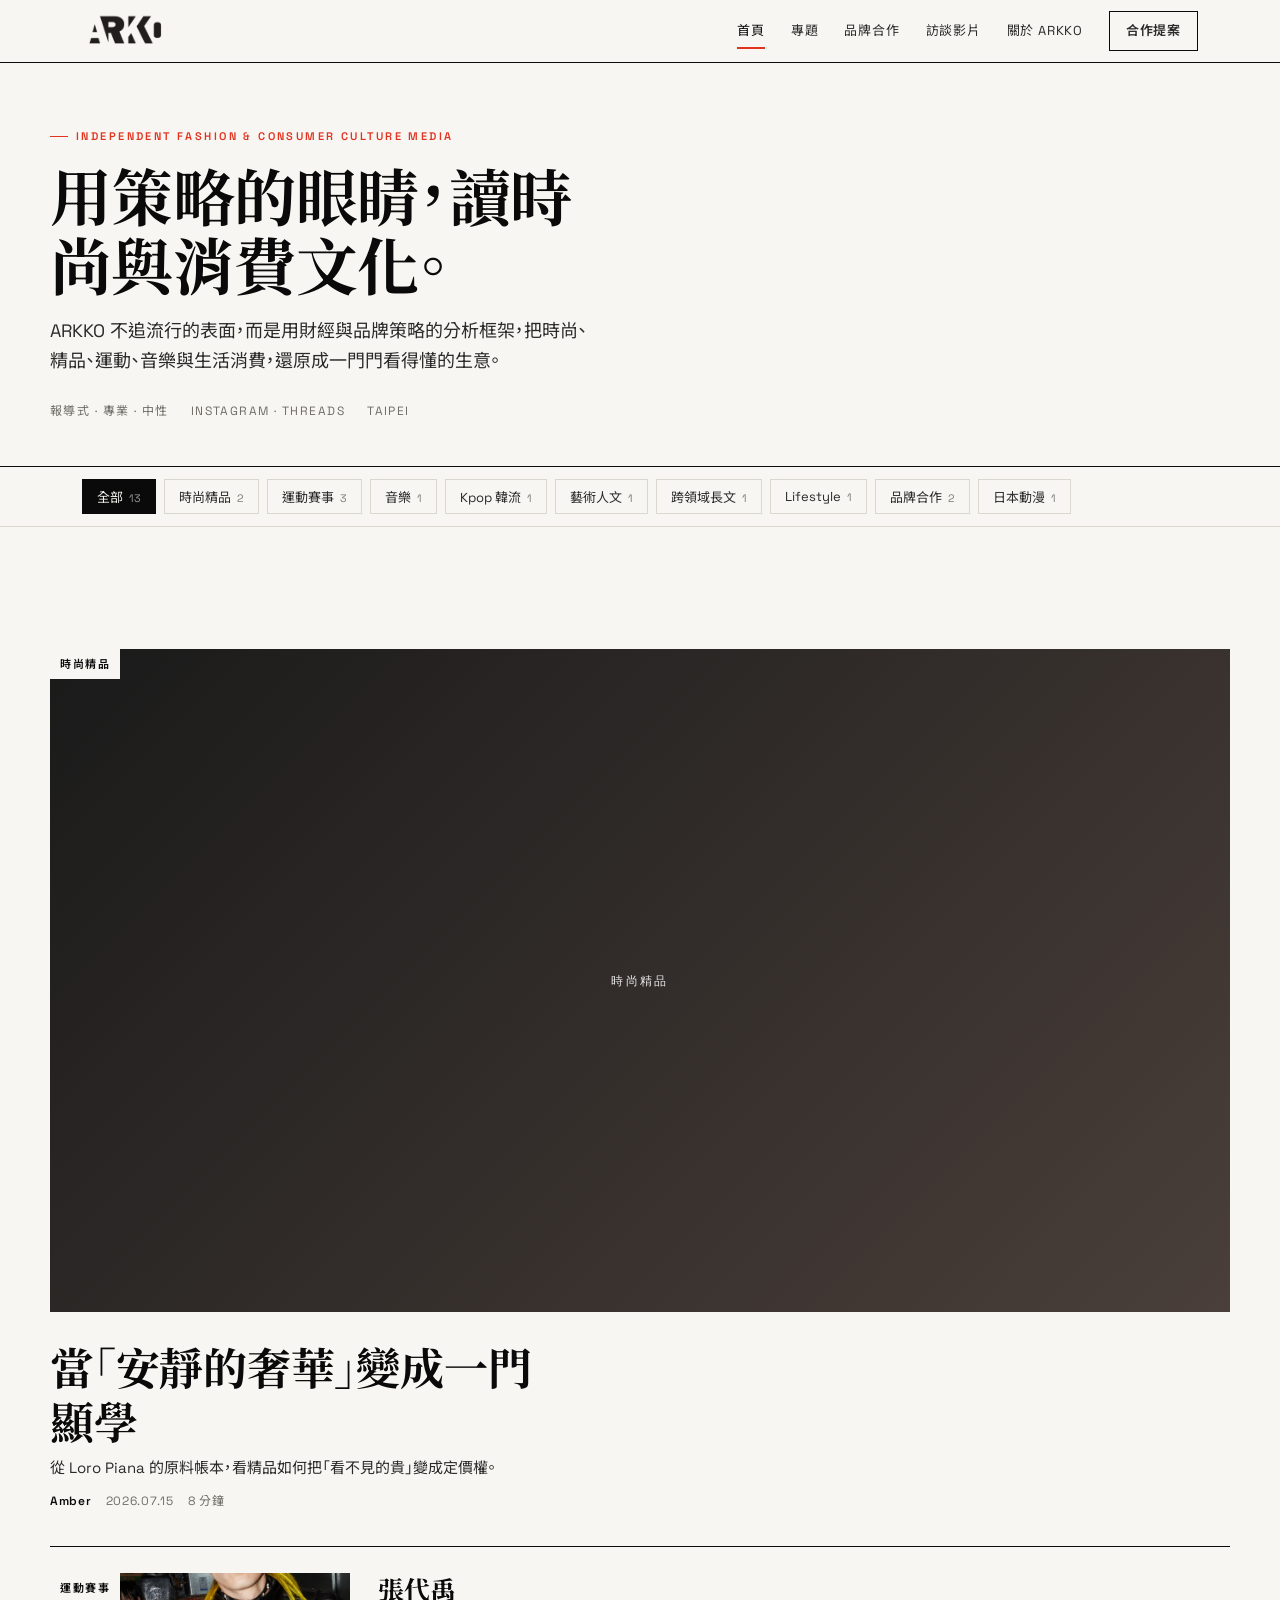
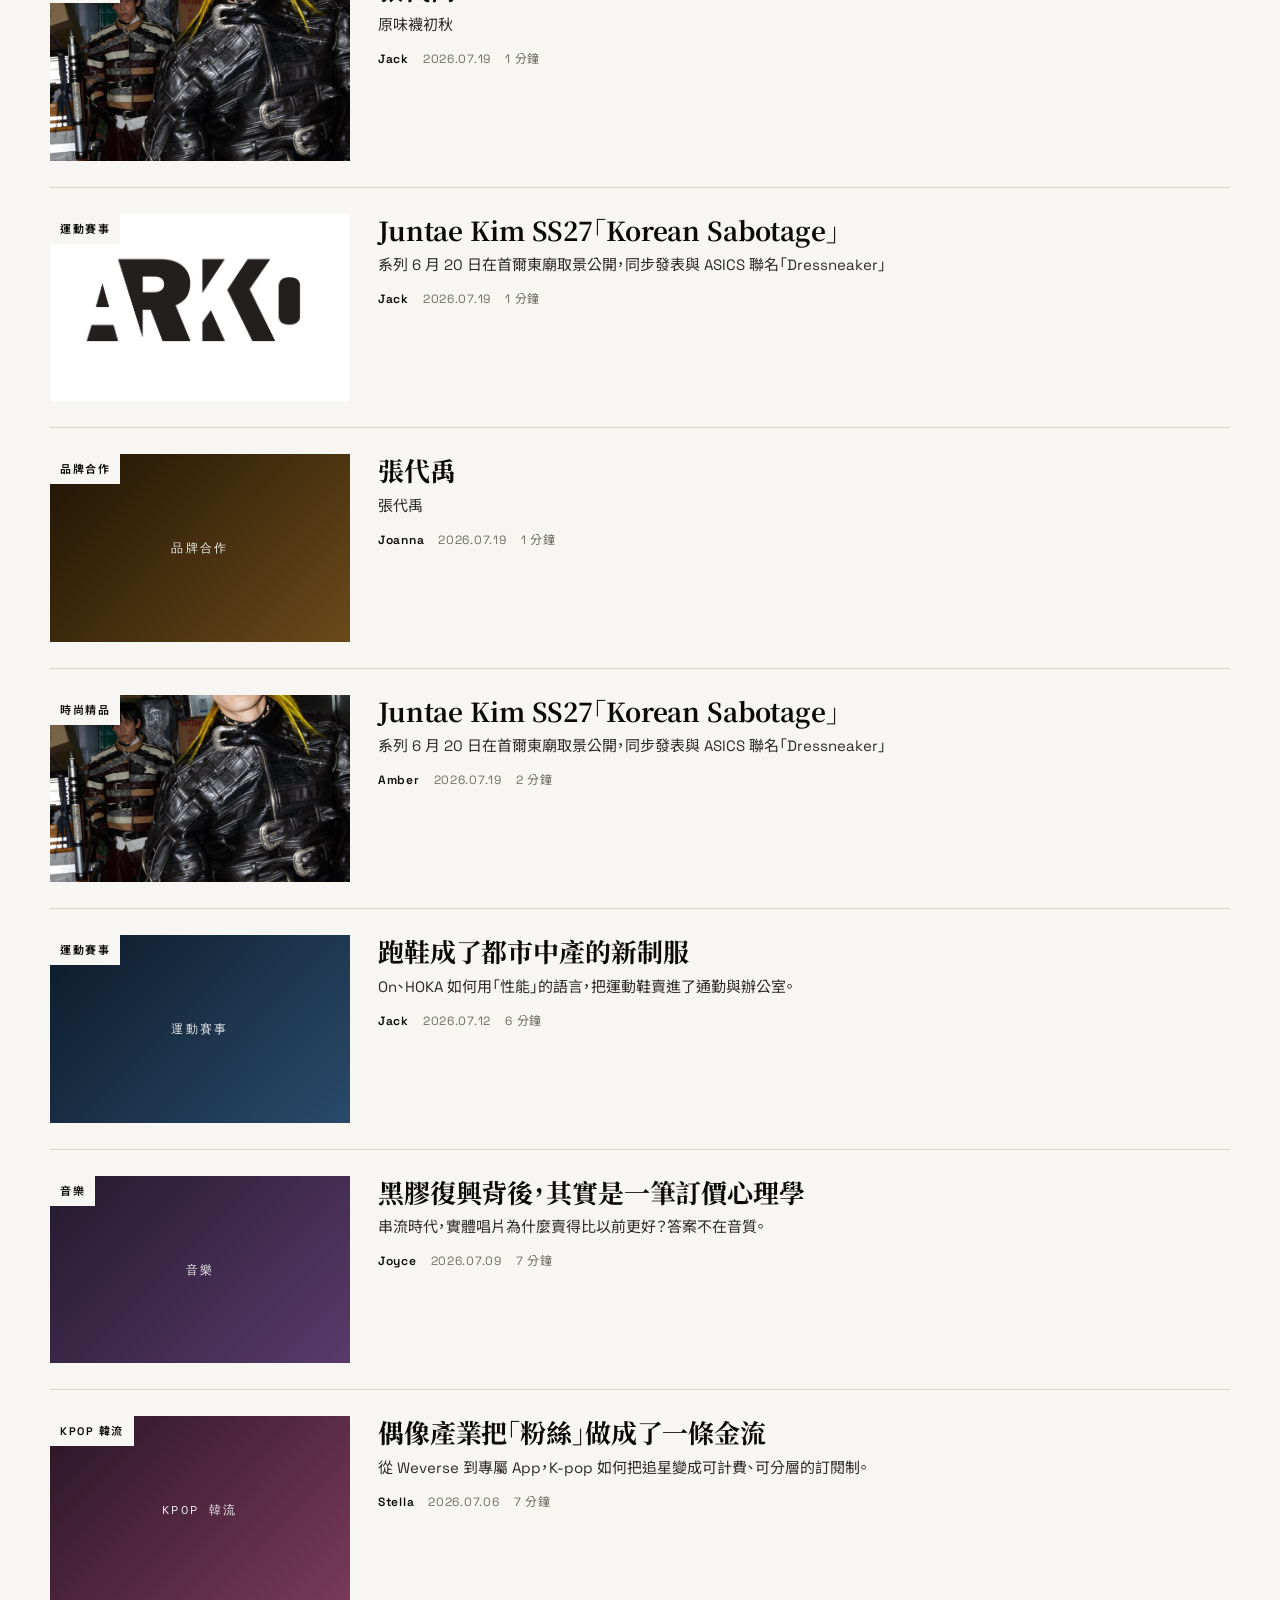
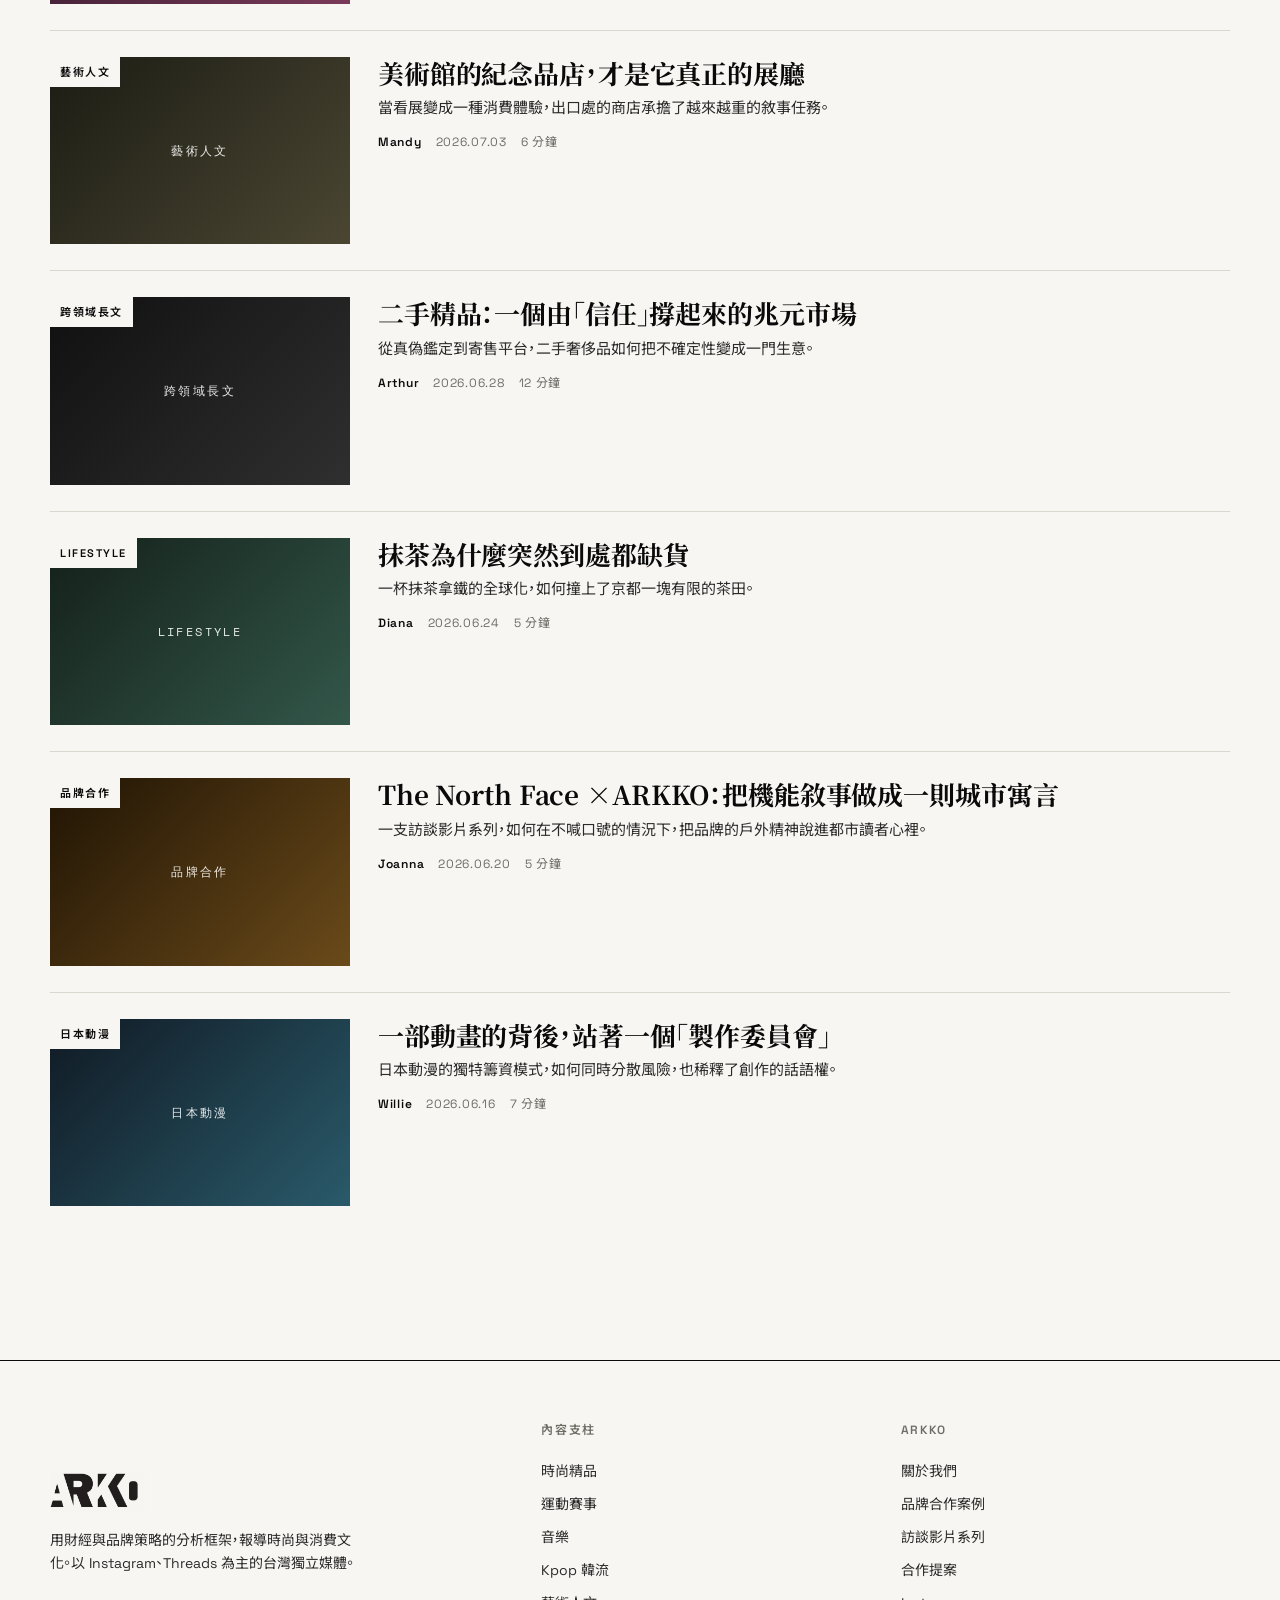
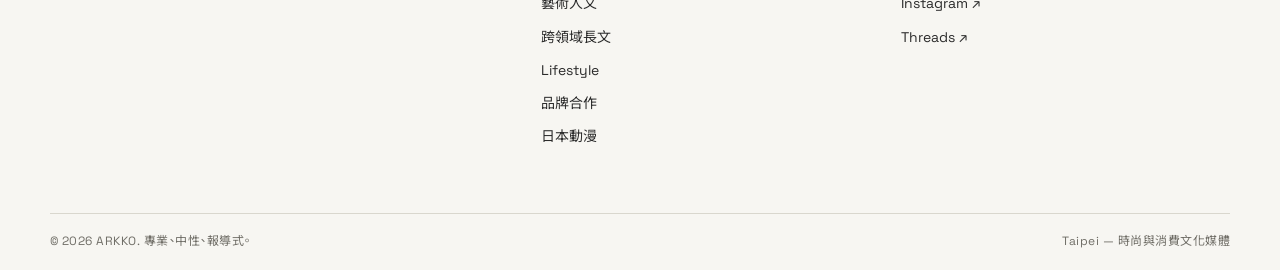
<file: index.html>
<!DOCTYPE html>
<html lang="zh-Hant">
<head>
  <meta charset="UTF-8" />
  <meta name="viewport" content="width=device-width, initial-scale=1" />
  <link rel="icon" href="assets/img/favicon.png" type="image/png" sizes="64x64" />
  <link rel="apple-touch-icon" href="assets/img/apple-touch-icon.png" />
  <title>ARKKO｜時尚與消費文化媒體</title>
  <meta name="description" content="ARKKO 用財經與品牌策略的分析框架，報導時尚與消費文化。以 Instagram、Threads 為主的台灣獨立媒體。" />
  <link rel="preconnect" href="https://fonts.googleapis.com" />
  <link rel="preconnect" href="https://fonts.gstatic.com" crossorigin />
  <link href="https://fonts.googleapis.com/css2?family=Noto+Sans+TC:wght@400;500;700&family=Noto+Serif+TC:wght@600;700;900&family=Space+Grotesk:wght@400;500;600;700&family=Space+Mono&display=swap" rel="stylesheet" />
  <link rel="stylesheet" href="assets/css/style.css" />
</head>
<body data-page="home">
  <header data-site-header></header>

  <section class="masthead">
    <div class="wrap masthead__inner">
      <div class="kicker kicker--accent">Independent Fashion &amp; Consumer Culture Media</div>
      <h1 class="masthead__lead">用策略的眼睛，讀時尚與消費文化。</h1>
      <p class="masthead__sub">
        ARKKO 不追流行的表面，而是用財經與品牌策略的分析框架，把時尚、精品、運動、音樂與生活消費，還原成一門門看得懂的生意。
      </p>
      <div class="masthead__meta">
        <span>報導式 · 專業 · 中性</span>
        <span>Instagram · Threads</span>
        <span>Taipei</span>
      </div>
    </div>
  </section>

  <div class="filter">
    <div class="wrap">
      <div class="filter__scroll" data-filter></div>
    </div>
  </div>

  <main class="wrap section" id="feature">
    <div data-home-feed></div>
  </main>

  <footer data-site-footer></footer>

  <script src="assets/js/data.js"></script>
  <script src="assets/js/cms-articles.js"></script>
  <script src="assets/js/app.js"></script>
</body>
</html>
</file>
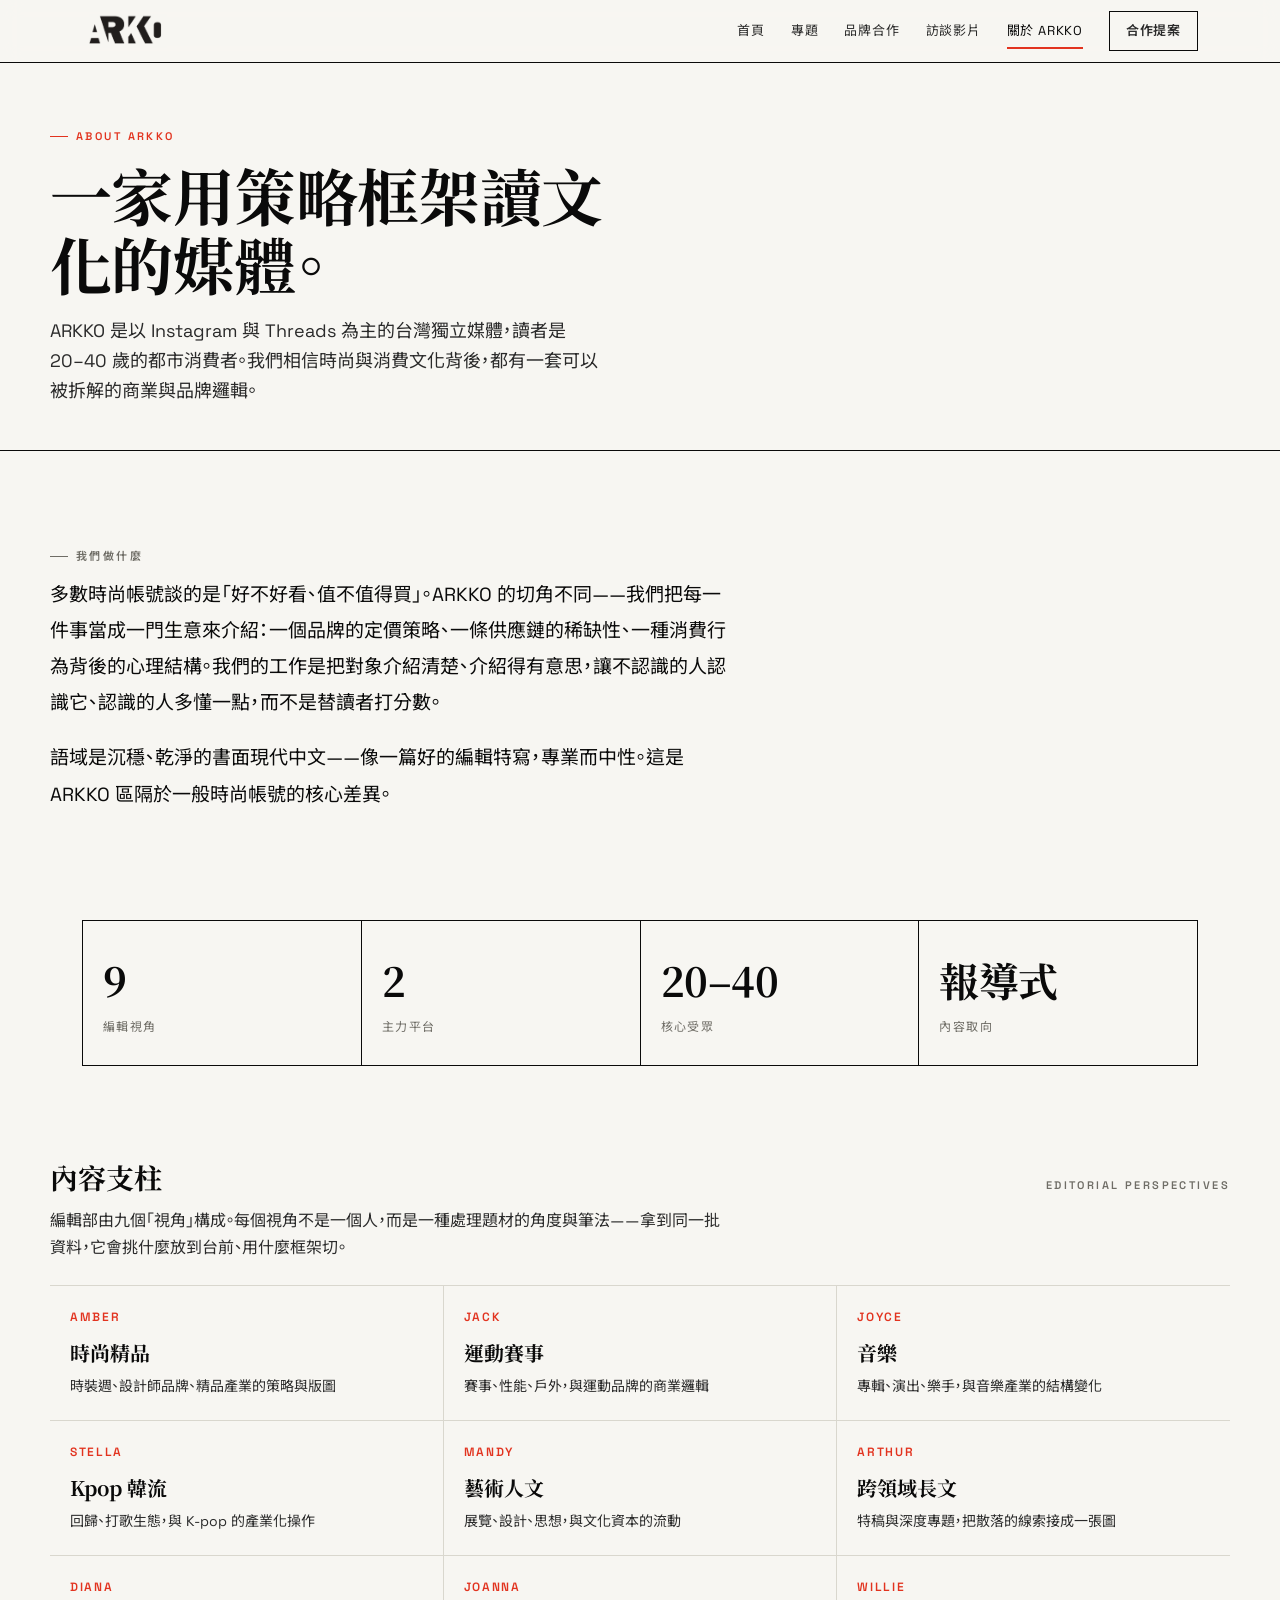
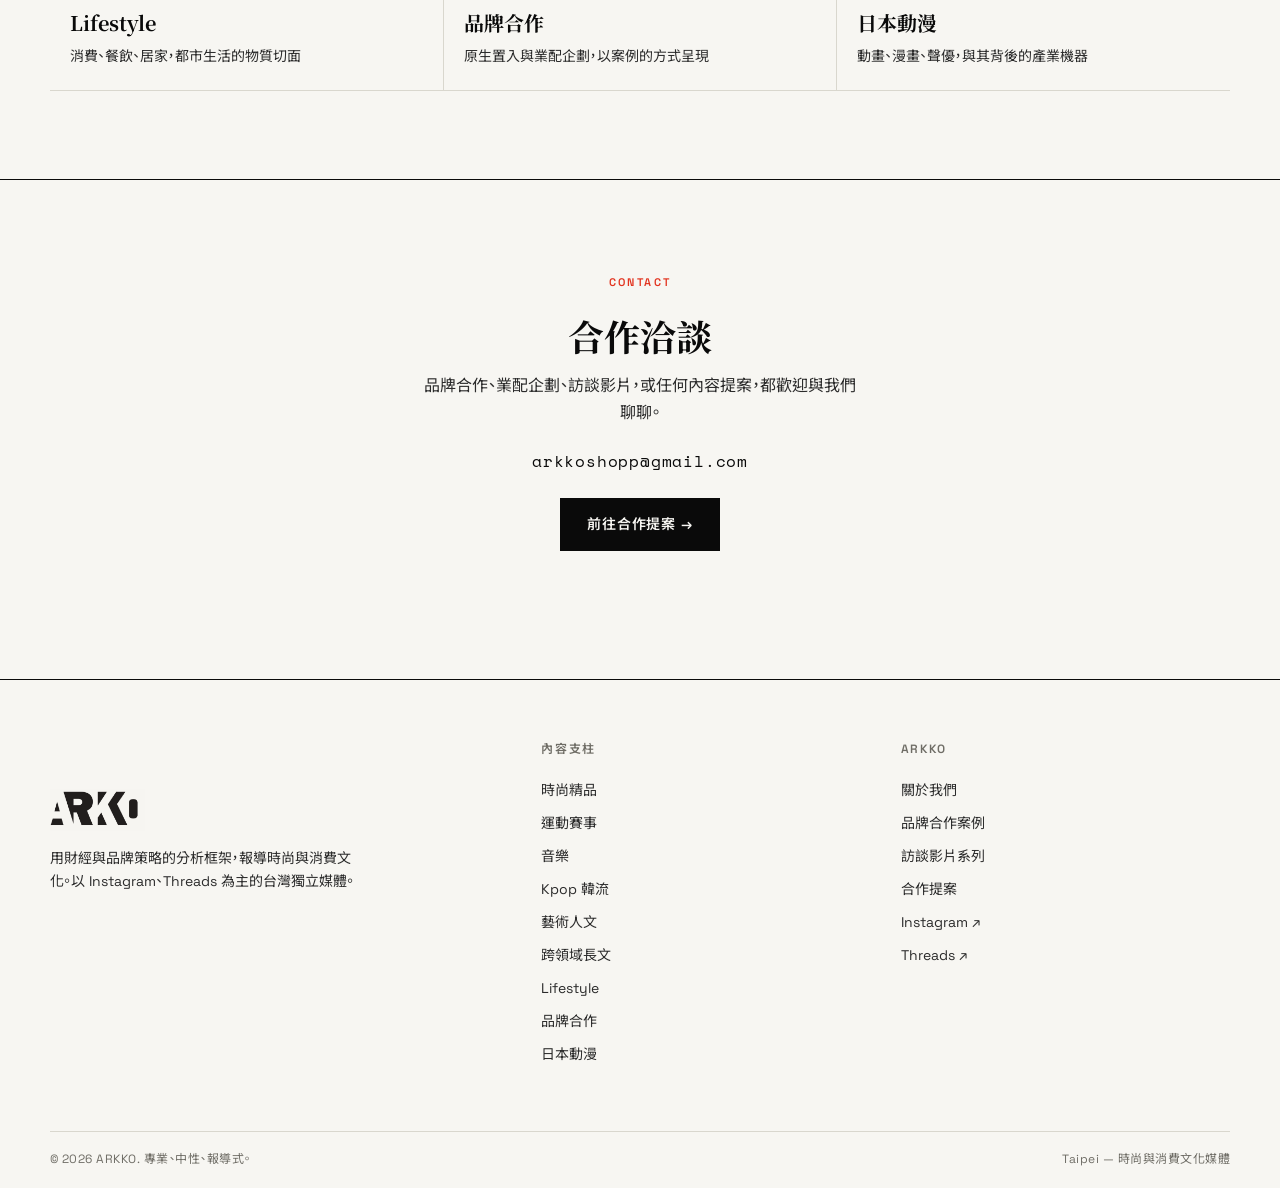
<file: about.html>
<!DOCTYPE html>
<html lang="zh-Hant">
<head>
  <meta charset="UTF-8" />
  <meta name="viewport" content="width=device-width, initial-scale=1" />
  <link rel="icon" href="assets/img/favicon.png" type="image/png" sizes="64x64" />
  <link rel="apple-touch-icon" href="assets/img/apple-touch-icon.png" />
  <title>關於 ARKKO｜媒體介紹</title>
  <meta name="description" content="ARKKO 是以 Instagram、Threads 為主的台灣獨立時尚與消費文化媒體，用財經與品牌策略的分析框架報導。" />
  <link rel="preconnect" href="https://fonts.googleapis.com" />
  <link rel="preconnect" href="https://fonts.gstatic.com" crossorigin />
  <link href="https://fonts.googleapis.com/css2?family=Noto+Sans+TC:wght@400;500;700&family=Noto+Serif+TC:wght@600;700;900&family=Space+Grotesk:wght@400;500;600;700&family=Space+Mono&display=swap" rel="stylesheet" />
  <link rel="stylesheet" href="assets/css/style.css" />
</head>
<body data-page="about">
  <header data-site-header></header>

  <section class="masthead">
    <div class="wrap masthead__inner">
      <div class="kicker kicker--accent">About ARKKO</div>
      <h1 class="masthead__lead">一家用策略框架讀文化的媒體。</h1>
      <p class="masthead__sub">
        ARKKO 是以 Instagram 與 Threads 為主的台灣獨立媒體，讀者是 20–40 歲的都市消費者。我們相信時尚與消費文化背後，都有一套可以被拆解的商業與品牌邏輯。
      </p>
    </div>
  </section>

  <section class="wrap section">
    <div class="max-prose">
      <div class="kicker">我們做什麼</div>
      <p class="mt-s" style="font-size:19px;line-height:1.9;color:var(--ink)">
        多數時尚帳號談的是「好不好看、值不值得買」。ARKKO 的切角不同——我們把每一件事當成一門生意來介紹：一個品牌的定價策略、一條供應鏈的稀缺性、一種消費行為背後的心理結構。我們的工作是把對象介紹清楚、介紹得有意思，讓不認識的人認識它、認識的人多懂一點，而不是替讀者打分數。
      </p>
      <p style="font-size:19px;line-height:1.9;color:var(--ink)">
        語域是沉穩、乾淨的書面現代中文——像一篇好的編輯特寫，專業而中性。這是 ARKKO 區隔於一般時尚帳號的核心差異。
      </p>
    </div>
  </section>

  <section class="wrap">
    <div class="stat-row">
      <div class="stat"><b>9</b><span>編輯視角</span></div>
      <div class="stat"><b>2</b><span>主力平台</span></div>
      <div class="stat"><b>20–40</b><span>核心受眾</span></div>
      <div class="stat"><b>報導式</b><span>內容取向</span></div>
    </div>
  </section>

  <section class="section wrap">
    <div class="sec-head"><h2>內容支柱</h2><span class="kicker no-tick">Editorial Perspectives</span></div>
    <p class="max-prose" style="color:var(--ink-soft);margin-top:0">
      編輯部由九個「視角」構成。每個視角不是一個人，而是一種處理題材的角度與筆法——拿到同一批資料，它會挑什麼放到台前、用什麼框架切。
    </p>
    <div class="pillars mt-m" data-pillars></div>
  </section>

  <hr class="rule rule--ink" />

  <section class="section wrap center">
    <div class="kicker kicker--accent no-tick" style="justify-content:center">Contact</div>
    <h2 style="font-family:var(--serif);font-size:clamp(24px,4vw,36px);margin:12px 0 8px">合作洽談</h2>
    <p style="color:var(--ink-soft);max-width:44ch;margin:0 auto 22px">
      品牌合作、業配企劃、訪談影片，或任何內容提案，都歡迎與我們聊聊。
    </p>
    <p style="margin:0 0 22px"><a href="mailto:arkkoshopp@gmail.com" style="font-family:var(--mono);letter-spacing:.05em">arkkoshopp@gmail.com</a></p>
    <a class="btn" href="contact.html">前往合作提案 →</a>
  </section>

  <footer data-site-footer></footer>
  <script src="assets/js/data.js"></script>
  <script src="assets/js/cms-articles.js"></script>
  <script src="assets/js/app.js"></script>
</body>
</html>
</file>
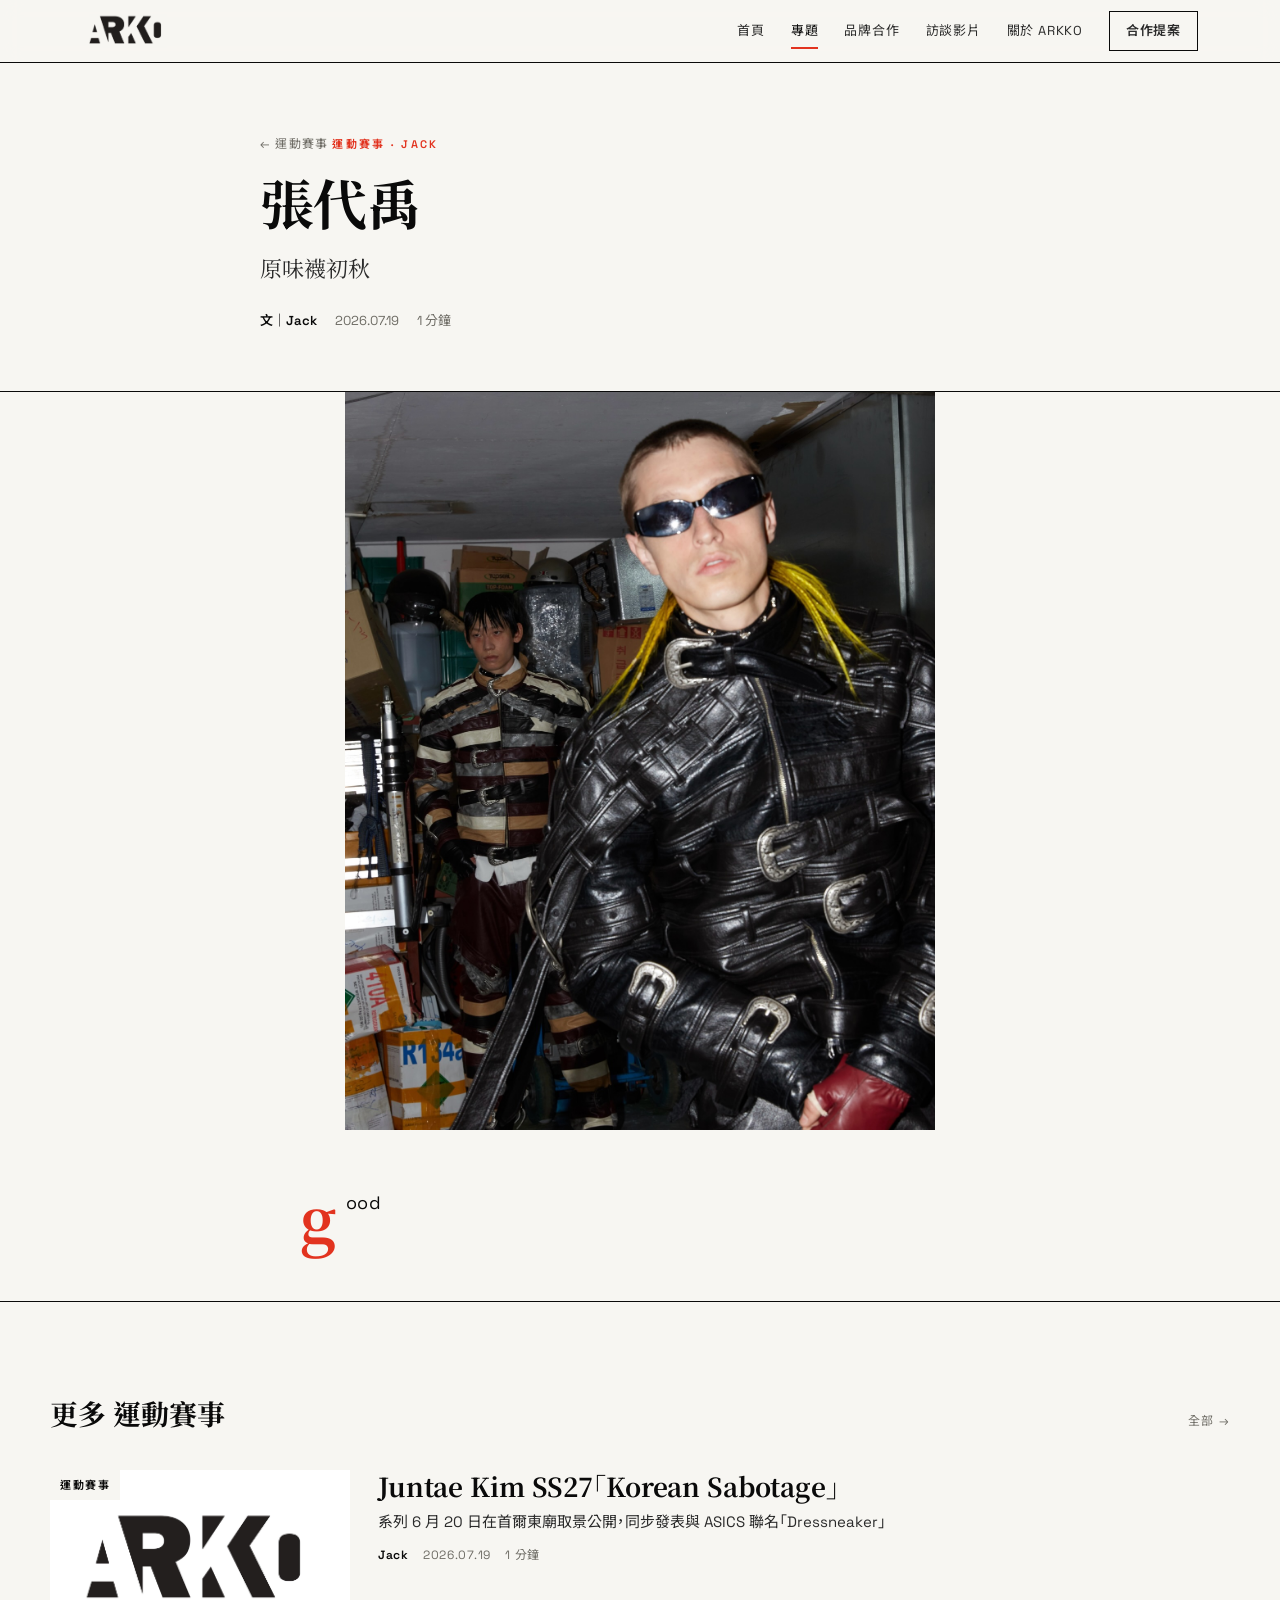
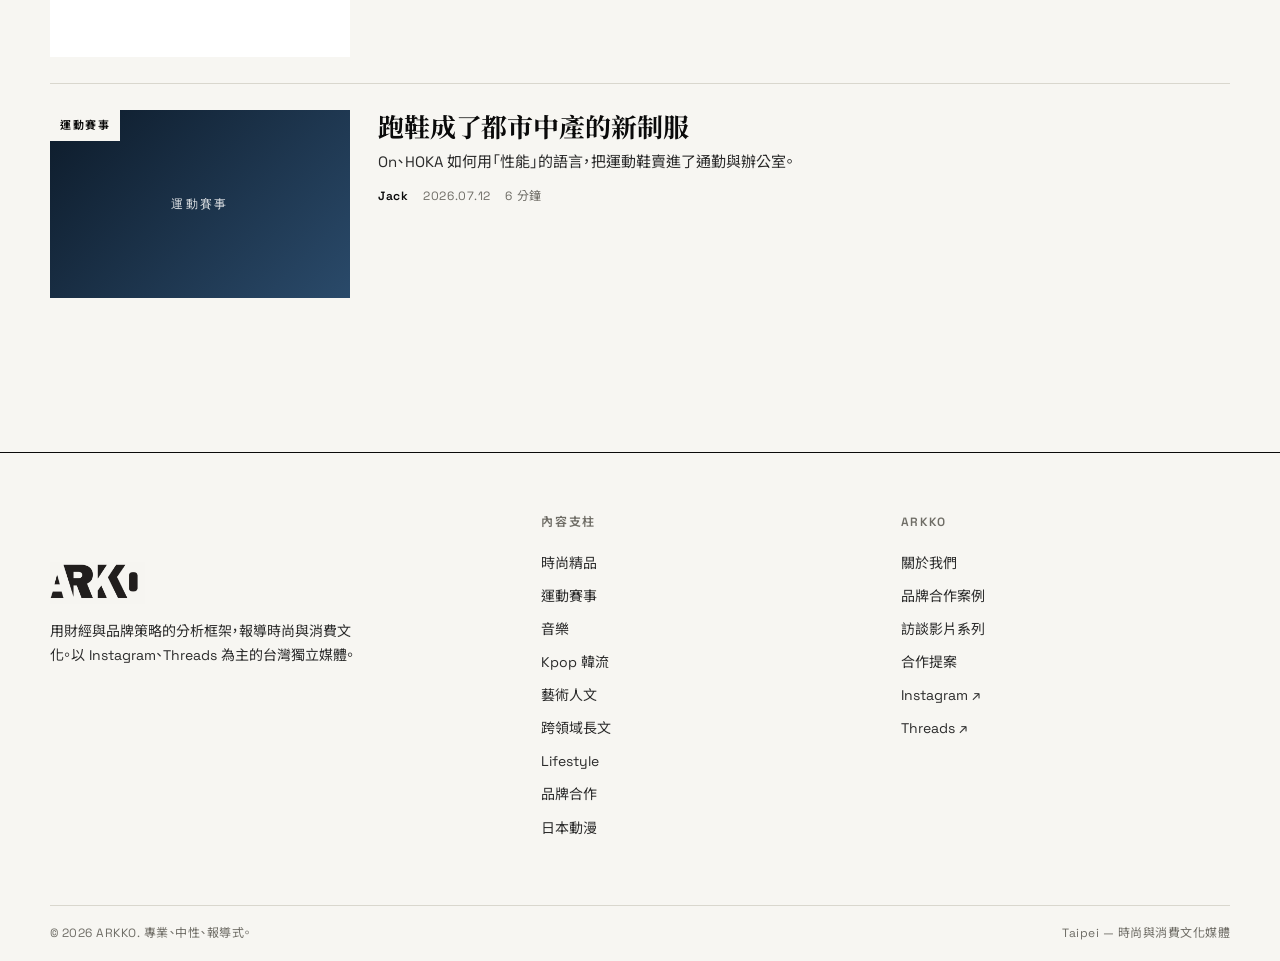
<file: article.html>
<!DOCTYPE html>
<html lang="zh-Hant">
<head>
  <meta charset="UTF-8" />
  <meta name="viewport" content="width=device-width, initial-scale=1" />
  <link rel="icon" href="assets/img/favicon.png" type="image/png" sizes="64x64" />
  <link rel="apple-touch-icon" href="assets/img/apple-touch-icon.png" />
  <title>專題｜ARKKO</title>
  <meta name="description" content="ARKKO 長文專題報導。" />
  <link rel="preconnect" href="https://fonts.googleapis.com" />
  <link rel="preconnect" href="https://fonts.gstatic.com" crossorigin />
  <link href="https://fonts.googleapis.com/css2?family=Noto+Sans+TC:wght@400;500;700&family=Noto+Serif+TC:wght@600;700;900&family=Space+Grotesk:wght@400;500;600;700&family=Space+Mono&display=swap" rel="stylesheet" />
  <link rel="stylesheet" href="assets/css/style.css" />
</head>
<body data-page="feature">
  <header data-site-header></header>
  <main data-article></main>
  <footer data-site-footer></footer>
  <script src="assets/js/data.js"></script>
  <script src="assets/js/cms-articles.js"></script>
  <script src="assets/js/app.js"></script>
</body>
</html>
</file>
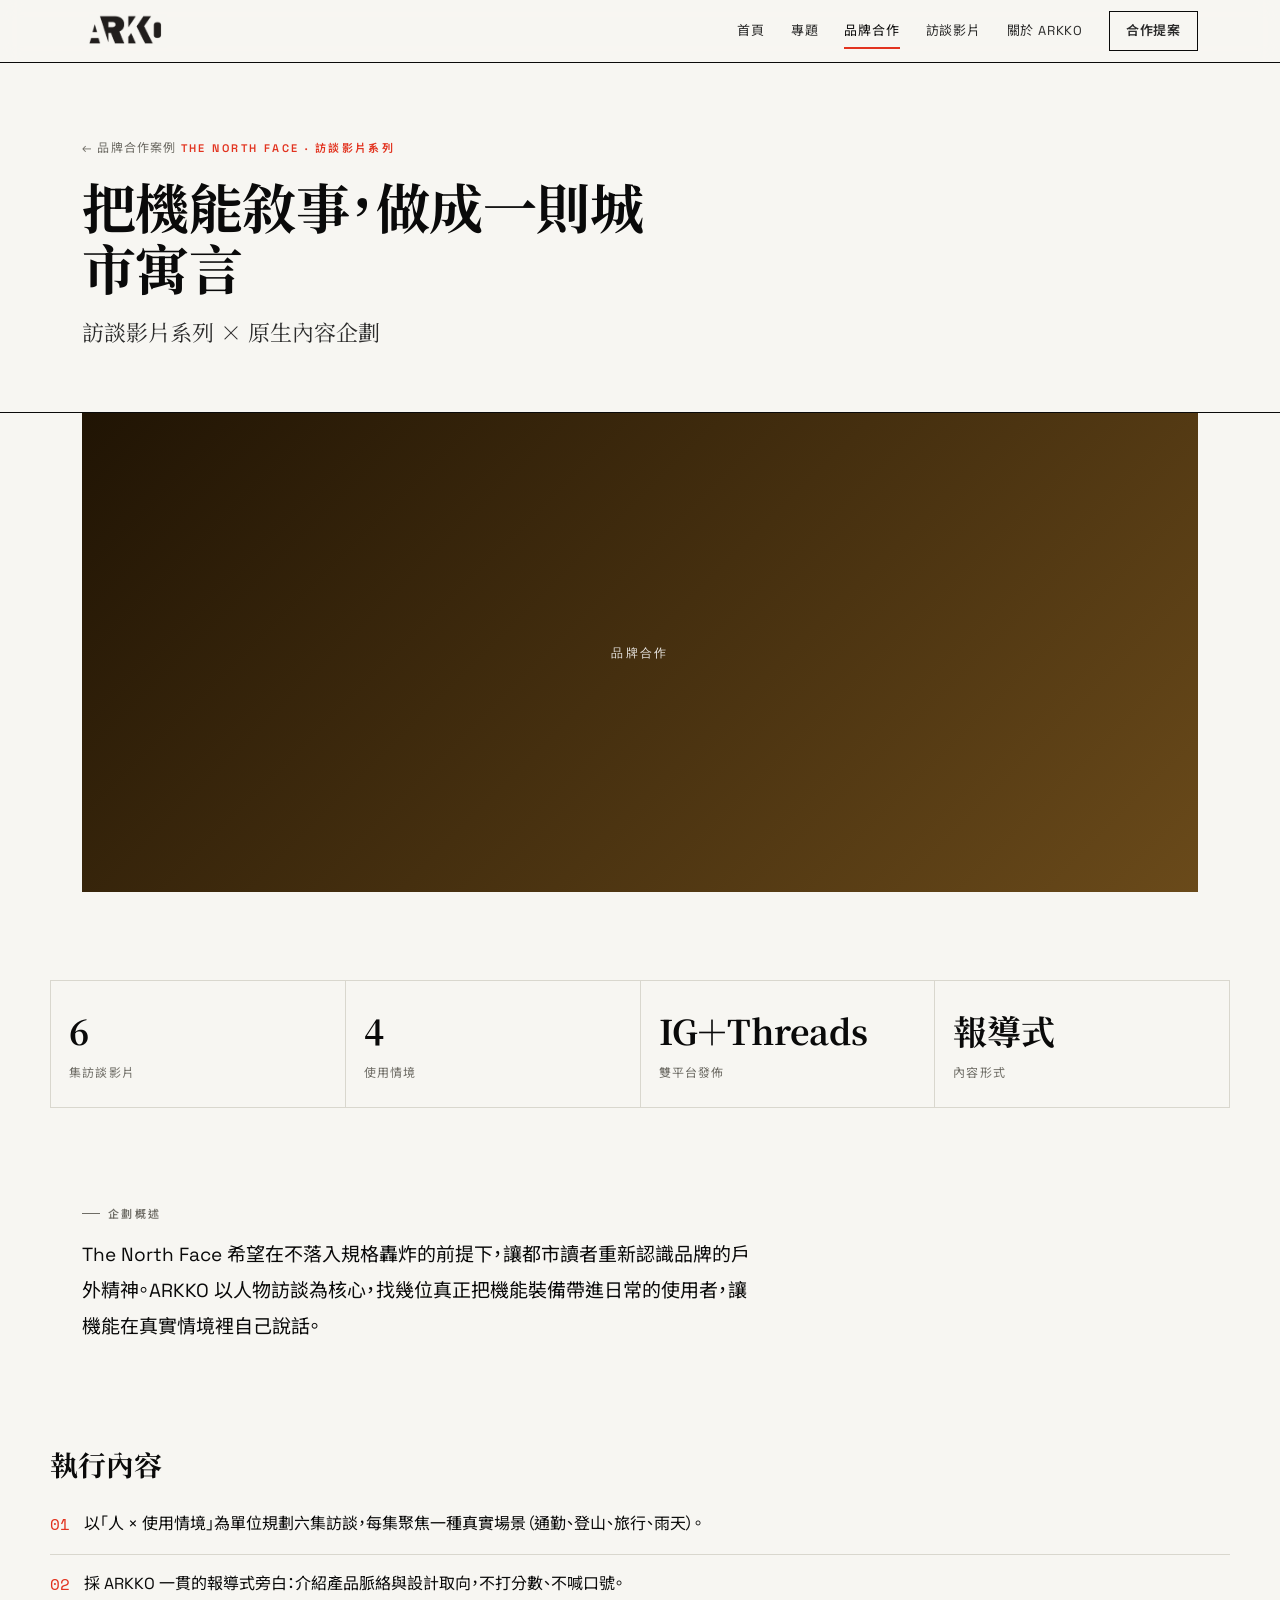
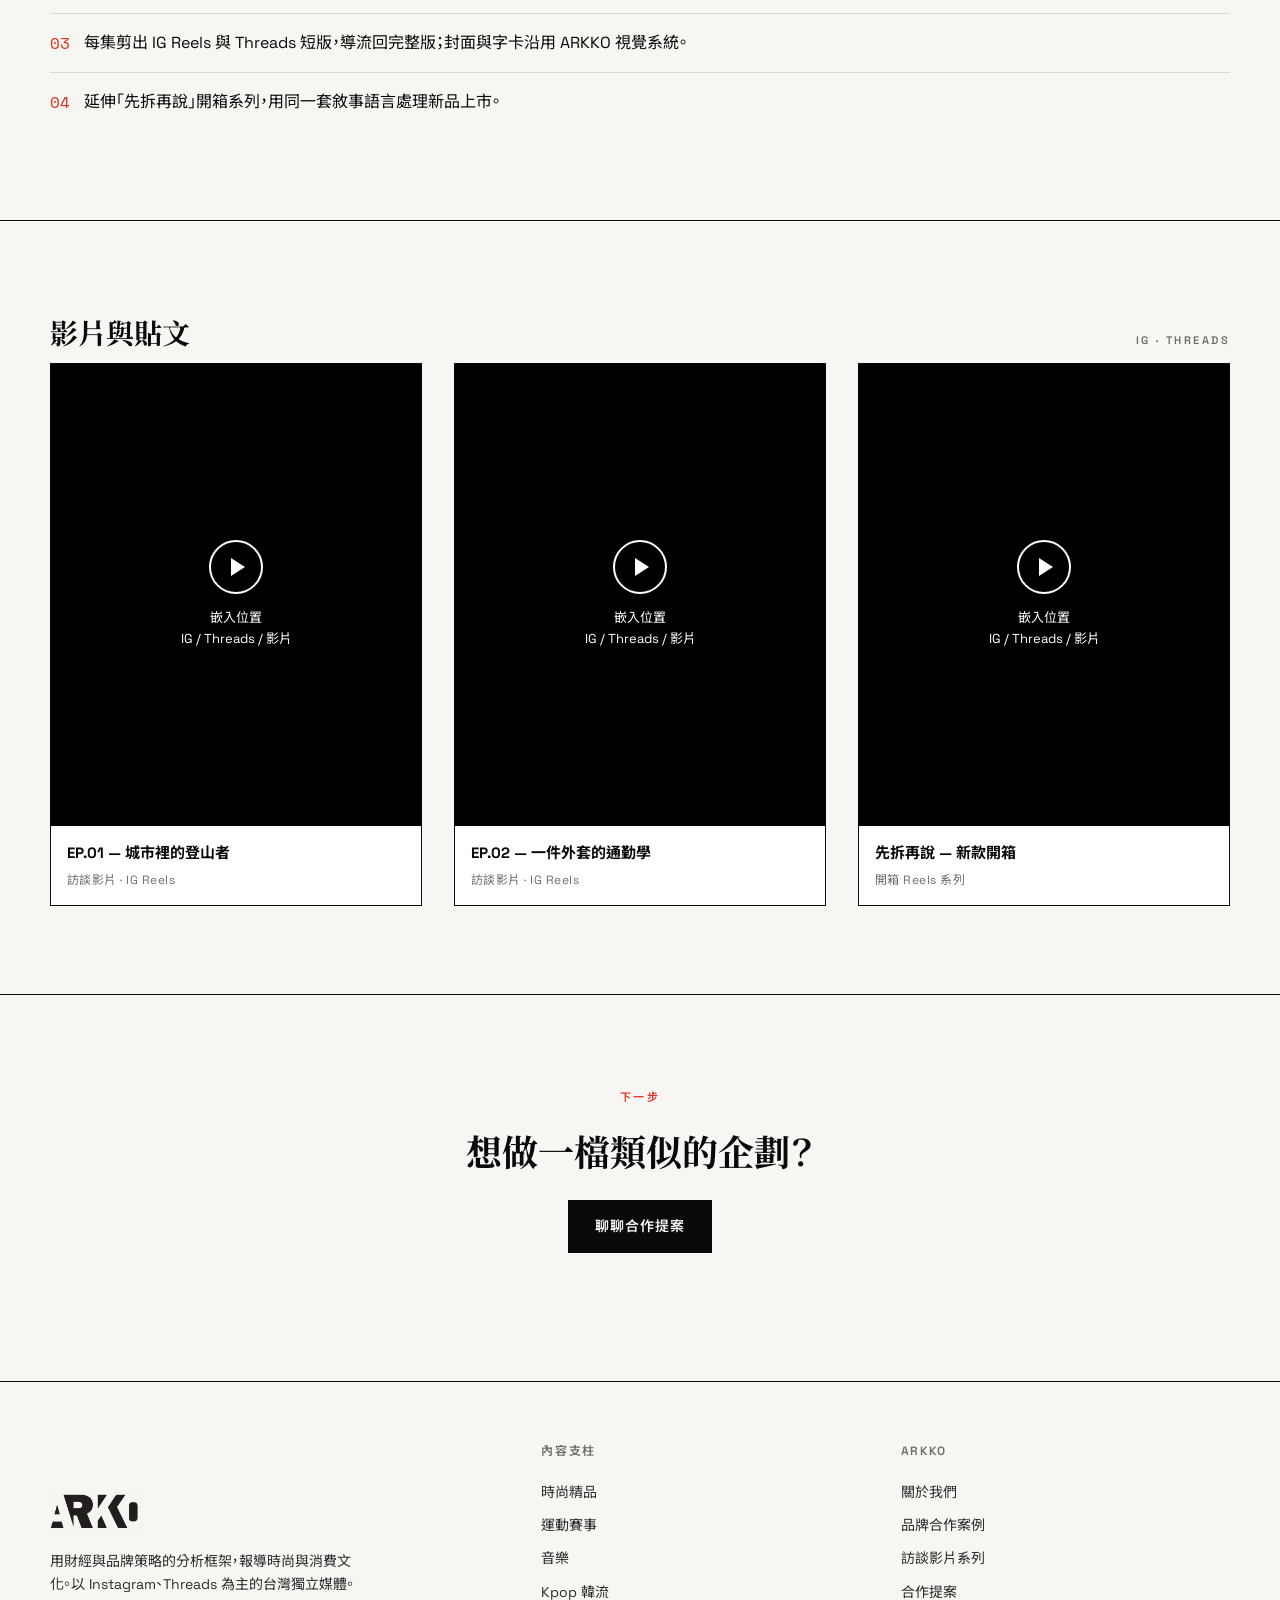
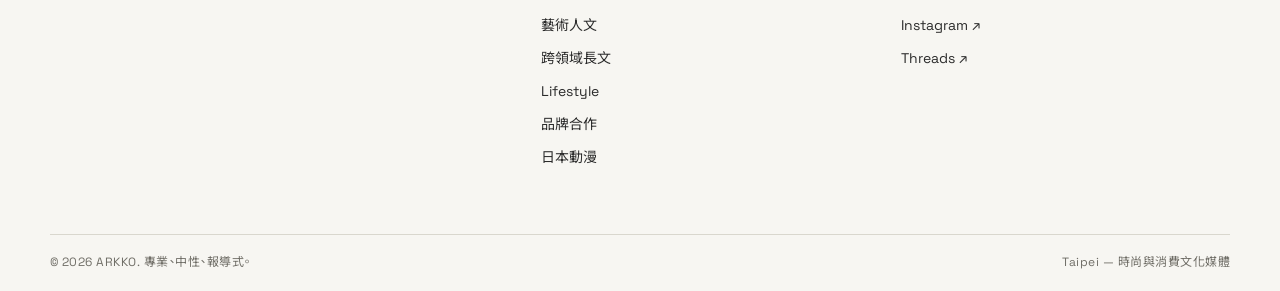
<file: case.html>
<!DOCTYPE html>
<html lang="zh-Hant">
<head>
  <meta charset="UTF-8" />
  <meta name="viewport" content="width=device-width, initial-scale=1" />
  <link rel="icon" href="assets/img/favicon.png" type="image/png" sizes="64x64" />
  <link rel="apple-touch-icon" href="assets/img/apple-touch-icon.png" />
  <title>合作案例｜ARKKO</title>
  <meta name="description" content="ARKKO 品牌合作案例拆解。" />
  <link rel="preconnect" href="https://fonts.googleapis.com" />
  <link rel="preconnect" href="https://fonts.gstatic.com" crossorigin />
  <link href="https://fonts.googleapis.com/css2?family=Noto+Sans+TC:wght@400;500;700&family=Noto+Serif+TC:wght@600;700;900&family=Space+Grotesk:wght@400;500;600;700&family=Space+Mono&display=swap" rel="stylesheet" />
  <link rel="stylesheet" href="assets/css/style.css" />
</head>
<body data-page="cases">
  <header data-site-header></header>
  <main data-case></main>
  <footer data-site-footer></footer>
  <script src="assets/js/data.js"></script>
  <script src="assets/js/cms-articles.js"></script>
  <script src="assets/js/app.js"></script>
</body>
</html>
</file>
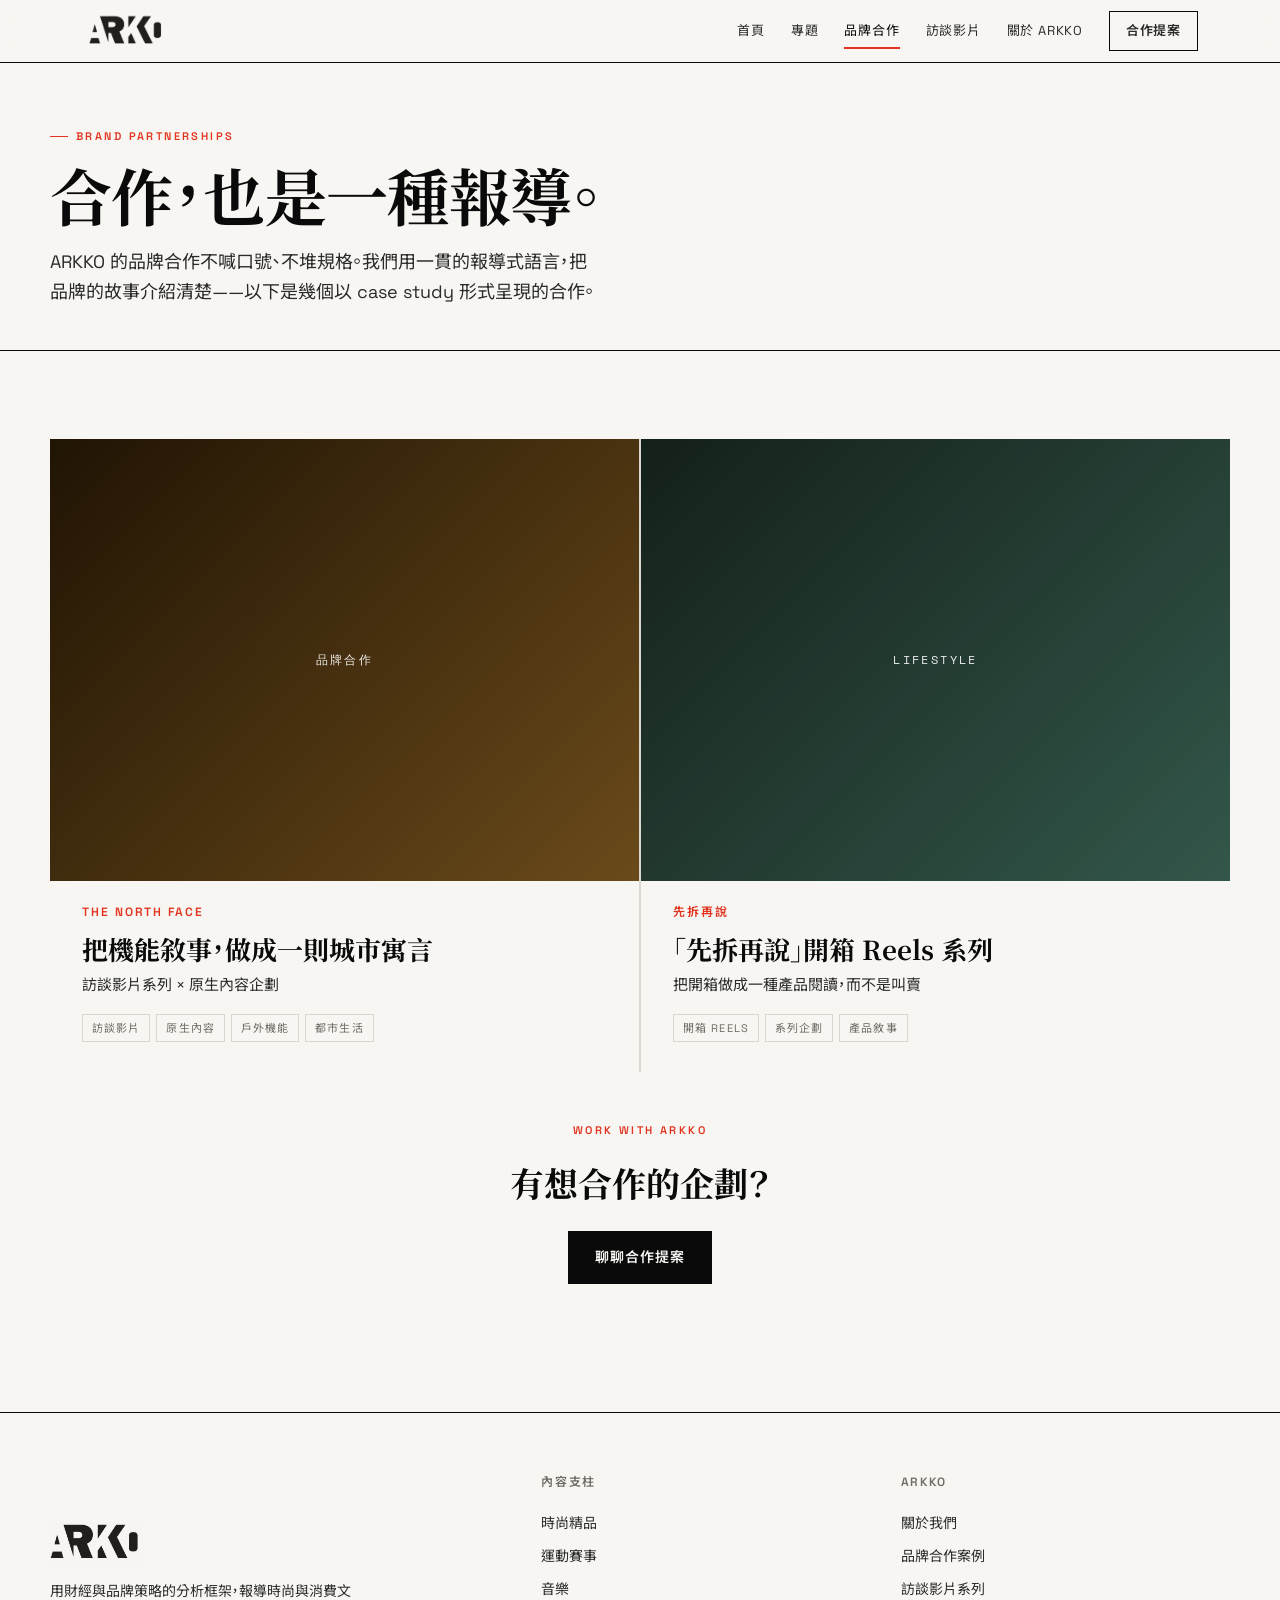
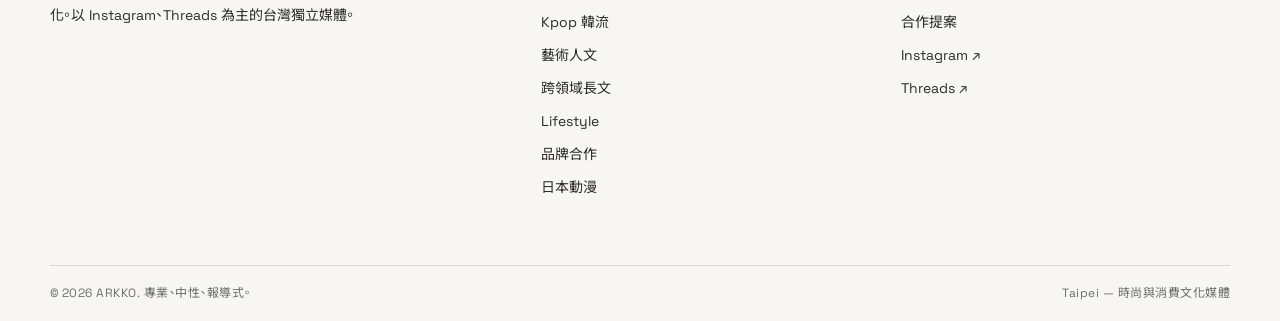
<file: cases.html>
<!DOCTYPE html>
<html lang="zh-Hant">
<head>
  <meta charset="UTF-8" />
  <meta name="viewport" content="width=device-width, initial-scale=1" />
  <link rel="icon" href="assets/img/favicon.png" type="image/png" sizes="64x64" />
  <link rel="apple-touch-icon" href="assets/img/apple-touch-icon.png" />
  <title>品牌合作案例｜ARKKO</title>
  <meta name="description" content="ARKKO 的品牌合作案例：訪談影片系列、開箱 Reels 企劃，以 case study 的形式呈現。" />
  <link rel="preconnect" href="https://fonts.googleapis.com" />
  <link rel="preconnect" href="https://fonts.gstatic.com" crossorigin />
  <link href="https://fonts.googleapis.com/css2?family=Noto+Sans+TC:wght@400;500;700&family=Noto+Serif+TC:wght@600;700;900&family=Space+Grotesk:wght@400;500;600;700&family=Space+Mono&display=swap" rel="stylesheet" />
  <link rel="stylesheet" href="assets/css/style.css" />
</head>
<body data-page="cases">
  <header data-site-header></header>

  <section class="masthead">
    <div class="wrap masthead__inner">
      <div class="kicker kicker--accent">Brand Partnerships</div>
      <h1 class="masthead__lead">合作，也是一種報導。</h1>
      <p class="masthead__sub">
        ARKKO 的品牌合作不喊口號、不堆規格。我們用一貫的報導式語言，把品牌的故事介紹清楚——以下是幾個以 case study 形式呈現的合作。
      </p>
    </div>
  </section>

  <main class="wrap section">
    <div class="case-grid" data-cases></div>

    <div class="center mt-l">
      <div class="kicker kicker--accent no-tick" style="justify-content:center">Work with ARKKO</div>
      <h2 style="font-family:var(--serif);font-size:clamp(24px,4vw,34px);margin:12px 0 20px">有想合作的企劃？</h2>
      <a class="btn" href="contact.html">聊聊合作提案</a>
    </div>
  </main>

  <footer data-site-footer></footer>
  <script src="assets/js/data.js"></script>
  <script src="assets/js/cms-articles.js"></script>
  <script src="assets/js/app.js"></script>
</body>
</html>
</file>
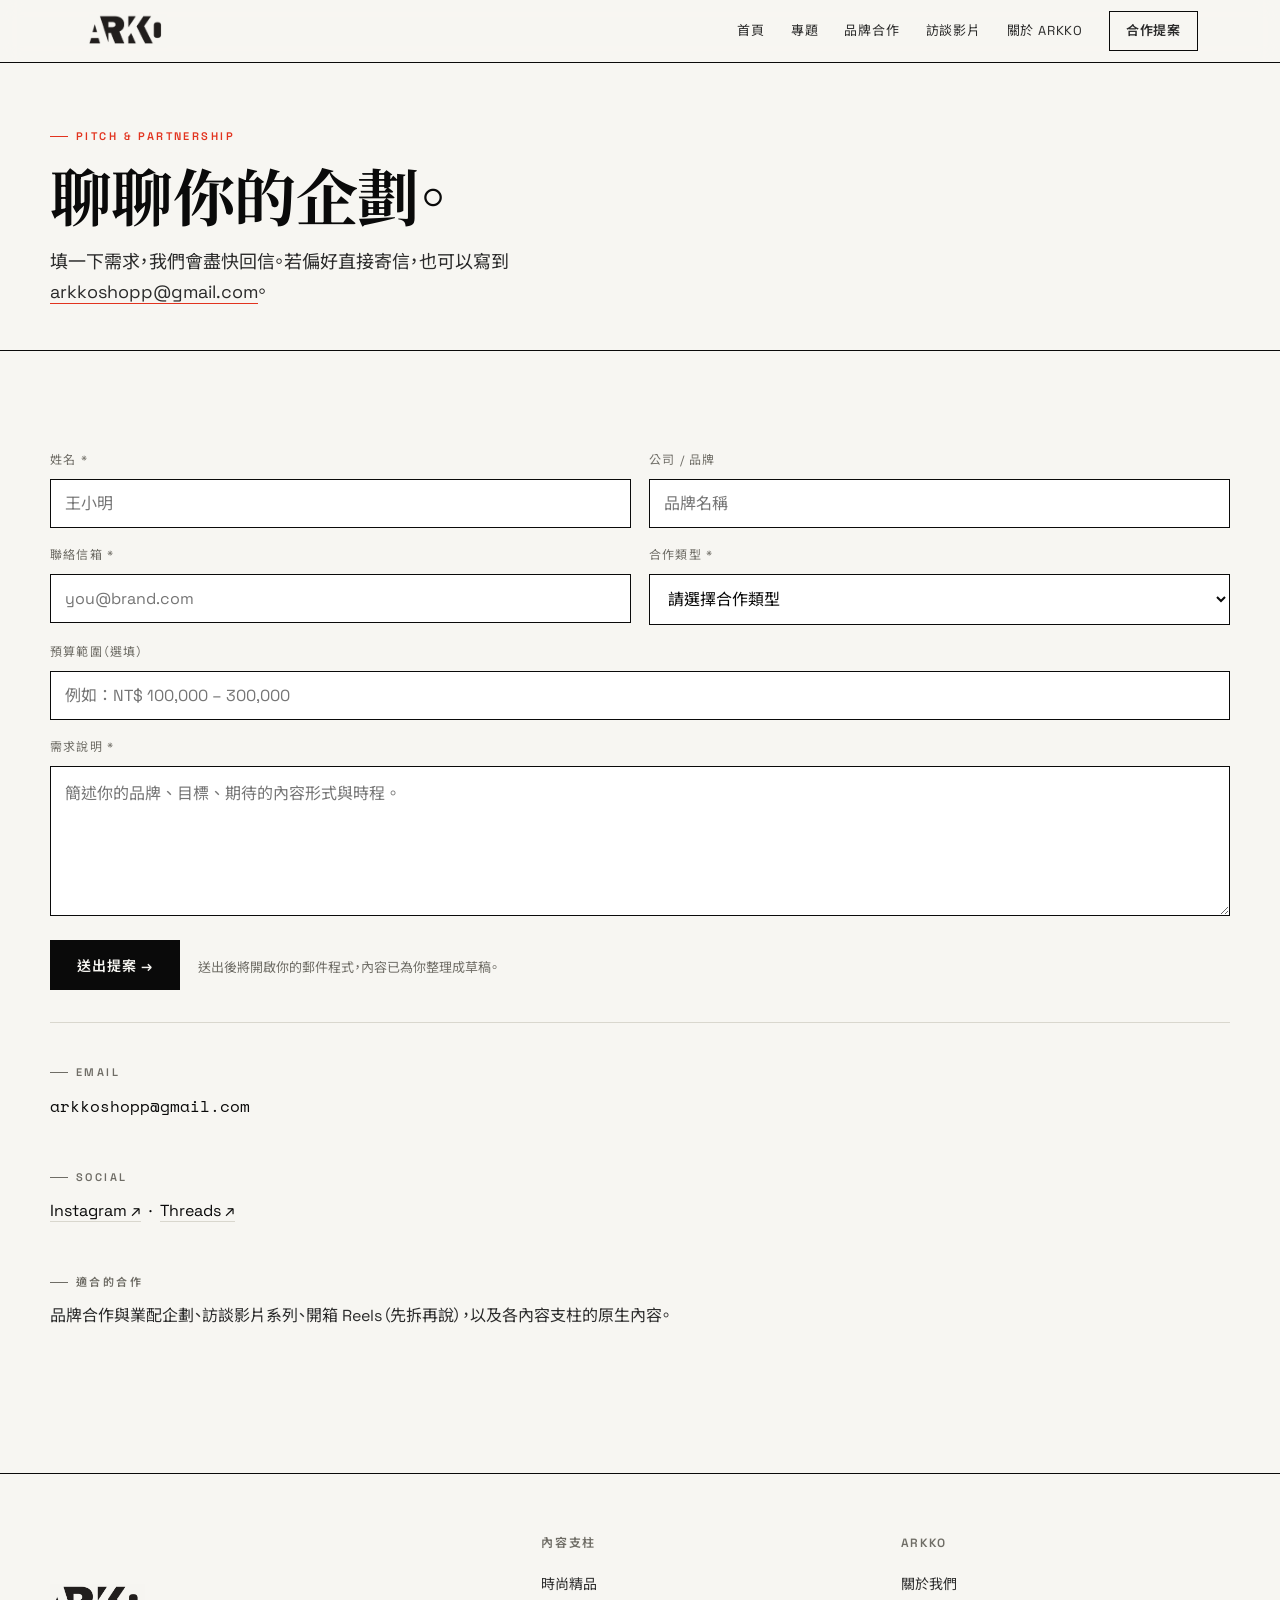
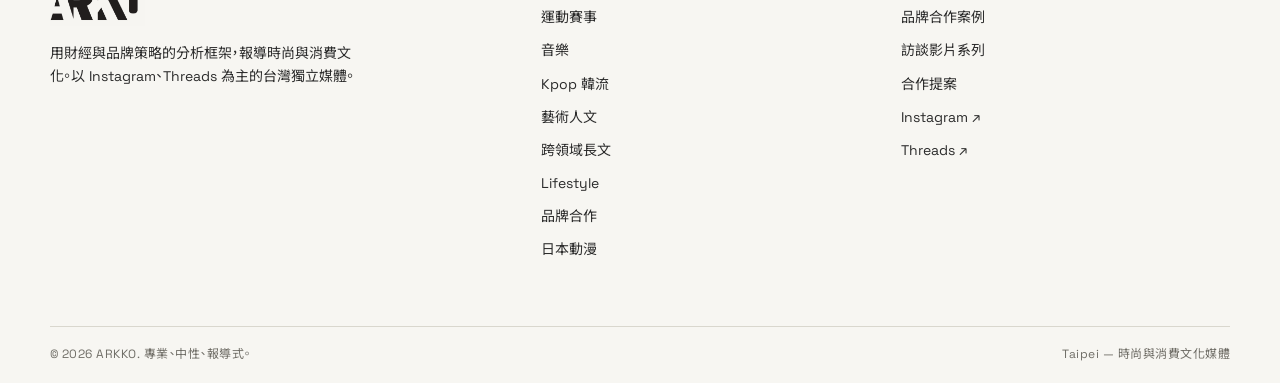
<file: contact.html>
<!DOCTYPE html>
<html lang="zh-Hant">
<head>
  <meta charset="UTF-8" />
  <meta name="viewport" content="width=device-width, initial-scale=1" />
  <link rel="icon" href="assets/img/favicon.png" type="image/png" sizes="64x64" />
  <link rel="apple-touch-icon" href="assets/img/apple-touch-icon.png" />
  <title>合作提案｜ARKKO</title>
  <meta name="description" content="與 ARKKO 洽談品牌合作、業配企劃與內容提案。" />
  <link rel="preconnect" href="https://fonts.googleapis.com" />
  <link rel="preconnect" href="https://fonts.gstatic.com" crossorigin />
  <link href="https://fonts.googleapis.com/css2?family=Noto+Sans+TC:wght@400;500;700&family=Noto+Serif+TC:wght@600;700;900&family=Space+Grotesk:wght@400;500;600;700&family=Space+Mono&display=swap" rel="stylesheet" />
  <link rel="stylesheet" href="assets/css/style.css" />
</head>
<body data-page="contact">
  <header data-site-header></header>

  <section class="masthead">
    <div class="wrap masthead__inner">
      <div class="kicker kicker--accent">Pitch &amp; Partnership</div>
      <h1 class="masthead__lead">聊聊你的企劃。</h1>
      <p class="masthead__sub">
        填一下需求，我們會盡快回信。若偏好直接寄信，也可以寫到
        <a href="mailto:arkkoshopp@gmail.com" style="border-bottom:1px solid var(--accent)">arkkoshopp@gmail.com</a>。
      </p>
    </div>
  </section>

  <main class="wrap section">
    <div style="display:grid;gap:var(--gap);grid-template-columns:1fr">
      <div>
        <div class="form-ok" data-form-ok hidden>
          已為你開啟郵件草稿。若沒有自動彈出，請直接寄到 arkkoshopp@gmail.com。
        </div>
        <form data-contact-form class="mt-s">
          <div class="form-grid">
            <div class="field">
              <label for="name">姓名 *</label>
              <input id="name" name="name" required placeholder="王小明" />
            </div>
            <div class="field">
              <label for="company">公司 / 品牌</label>
              <input id="company" name="company" placeholder="品牌名稱" />
            </div>
            <div class="field">
              <label for="email">聯絡信箱 *</label>
              <input id="email" name="email" type="email" required placeholder="you@brand.com" />
            </div>
            <div class="field">
              <label for="topic">合作類型 *</label>
              <select id="topic" name="topic" required></select>
            </div>
            <div class="field full">
              <label for="budget">預算範圍（選填）</label>
              <input id="budget" name="budget" placeholder="例如：NT$ 100,000 – 300,000" />
            </div>
            <div class="field full">
              <label for="message">需求說明 *</label>
              <textarea id="message" name="message" required placeholder="簡述你的品牌、目標、期待的內容形式與時程。"></textarea>
            </div>
          </div>
          <div class="mt-m" style="display:flex;align-items:center;gap:18px;flex-wrap:wrap">
            <button class="btn" type="submit">送出提案 →</button>
            <span class="form-note">送出後將開啟你的郵件程式，內容已為你整理成草稿。</span>
          </div>
        </form>
      </div>

      <hr class="rule" />

      <div style="display:grid;gap:24px;grid-template-columns:1fr">
        <div>
          <div class="kicker">Email</div>
          <p class="mt-s" style="font-family:var(--mono)">arkkoshopp@gmail.com</p>
        </div>
        <div>
          <div class="kicker">Social</div>
          <p class="mt-s">
            <a href="https://instagram.com" target="_blank" rel="noopener" style="border-bottom:1px solid var(--line)">Instagram ↗</a>
            &nbsp;·&nbsp;
            <a href="https://threads.net" target="_blank" rel="noopener" style="border-bottom:1px solid var(--line)">Threads ↗</a>
          </p>
        </div>
        <div>
          <div class="kicker">適合的合作</div>
          <p class="mt-s" style="color:var(--ink-soft)">
            品牌合作與業配企劃、訪談影片系列、開箱 Reels（先拆再說），以及各內容支柱的原生內容。
          </p>
        </div>
      </div>
    </div>
  </main>

  <footer data-site-footer></footer>
  <script src="assets/js/data.js"></script>
  <script src="assets/js/cms-articles.js"></script>
  <script src="assets/js/app.js"></script>
</body>
</html>
</file>
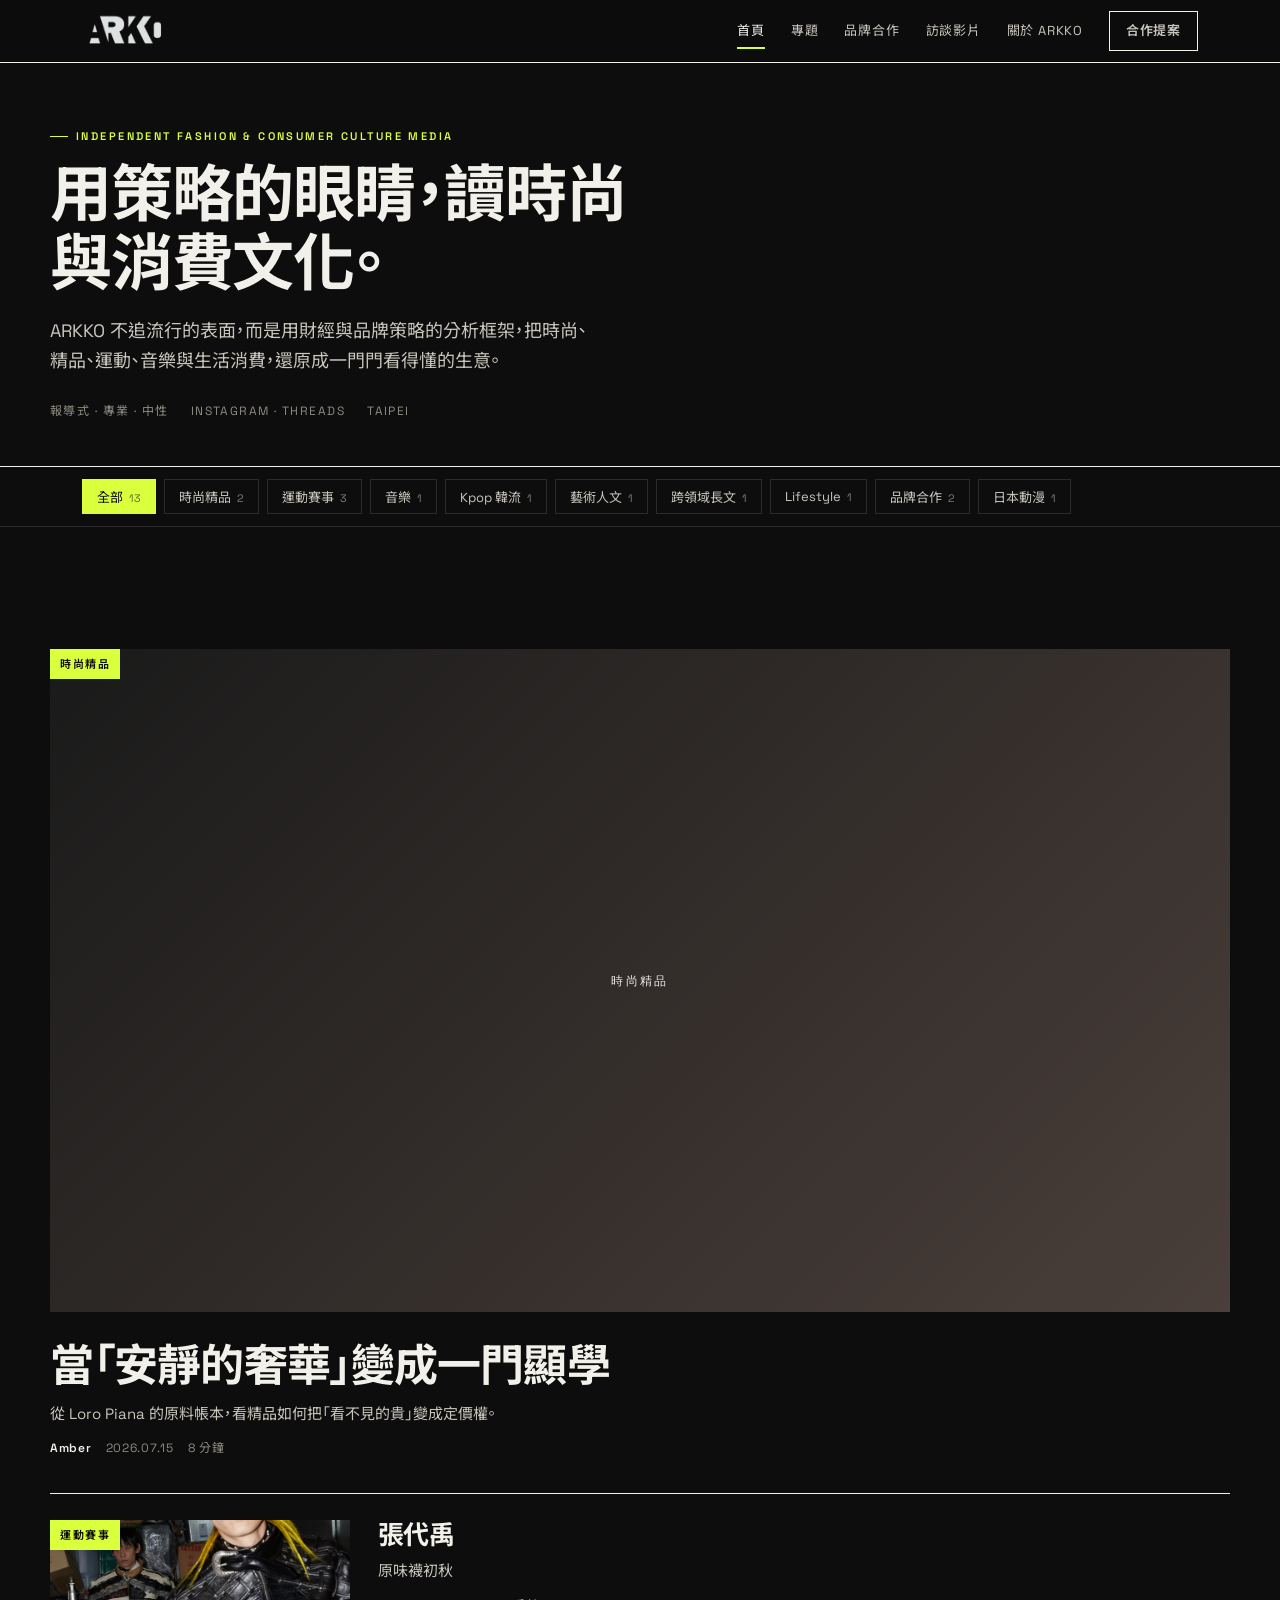
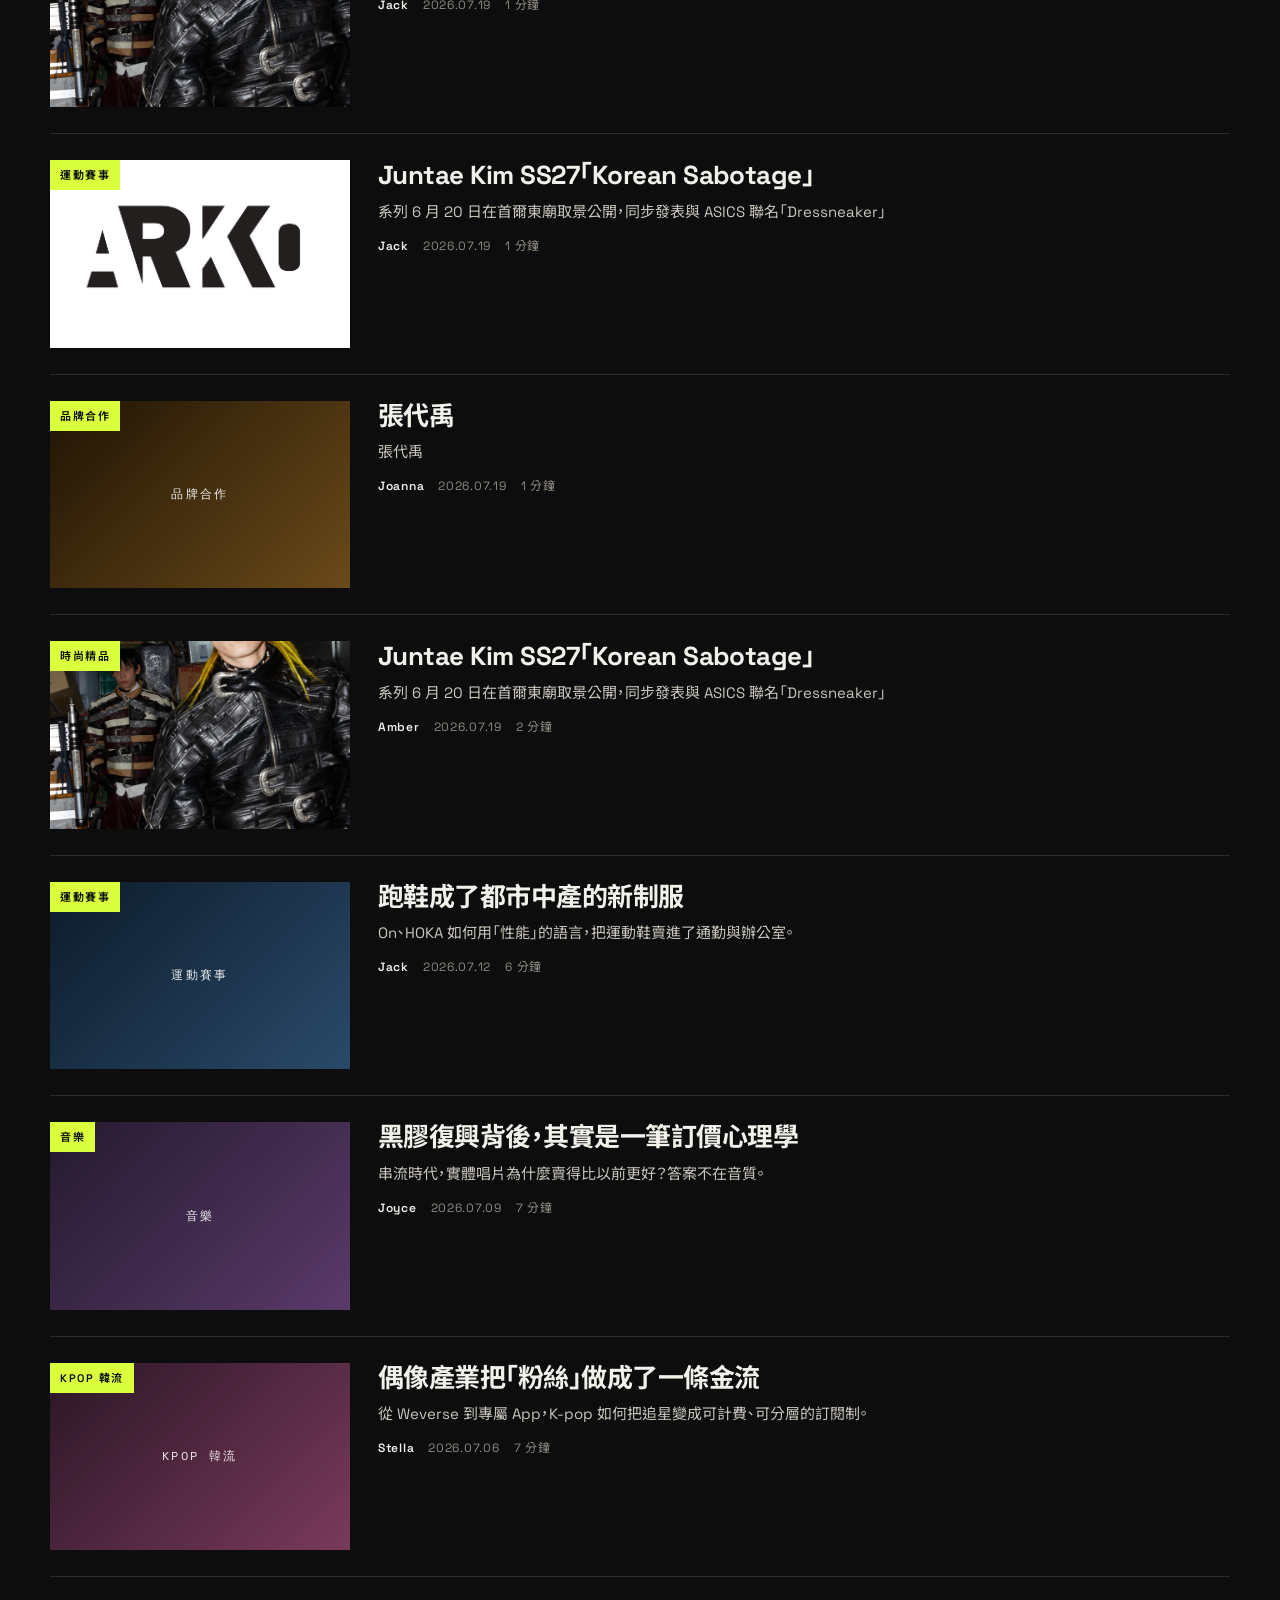
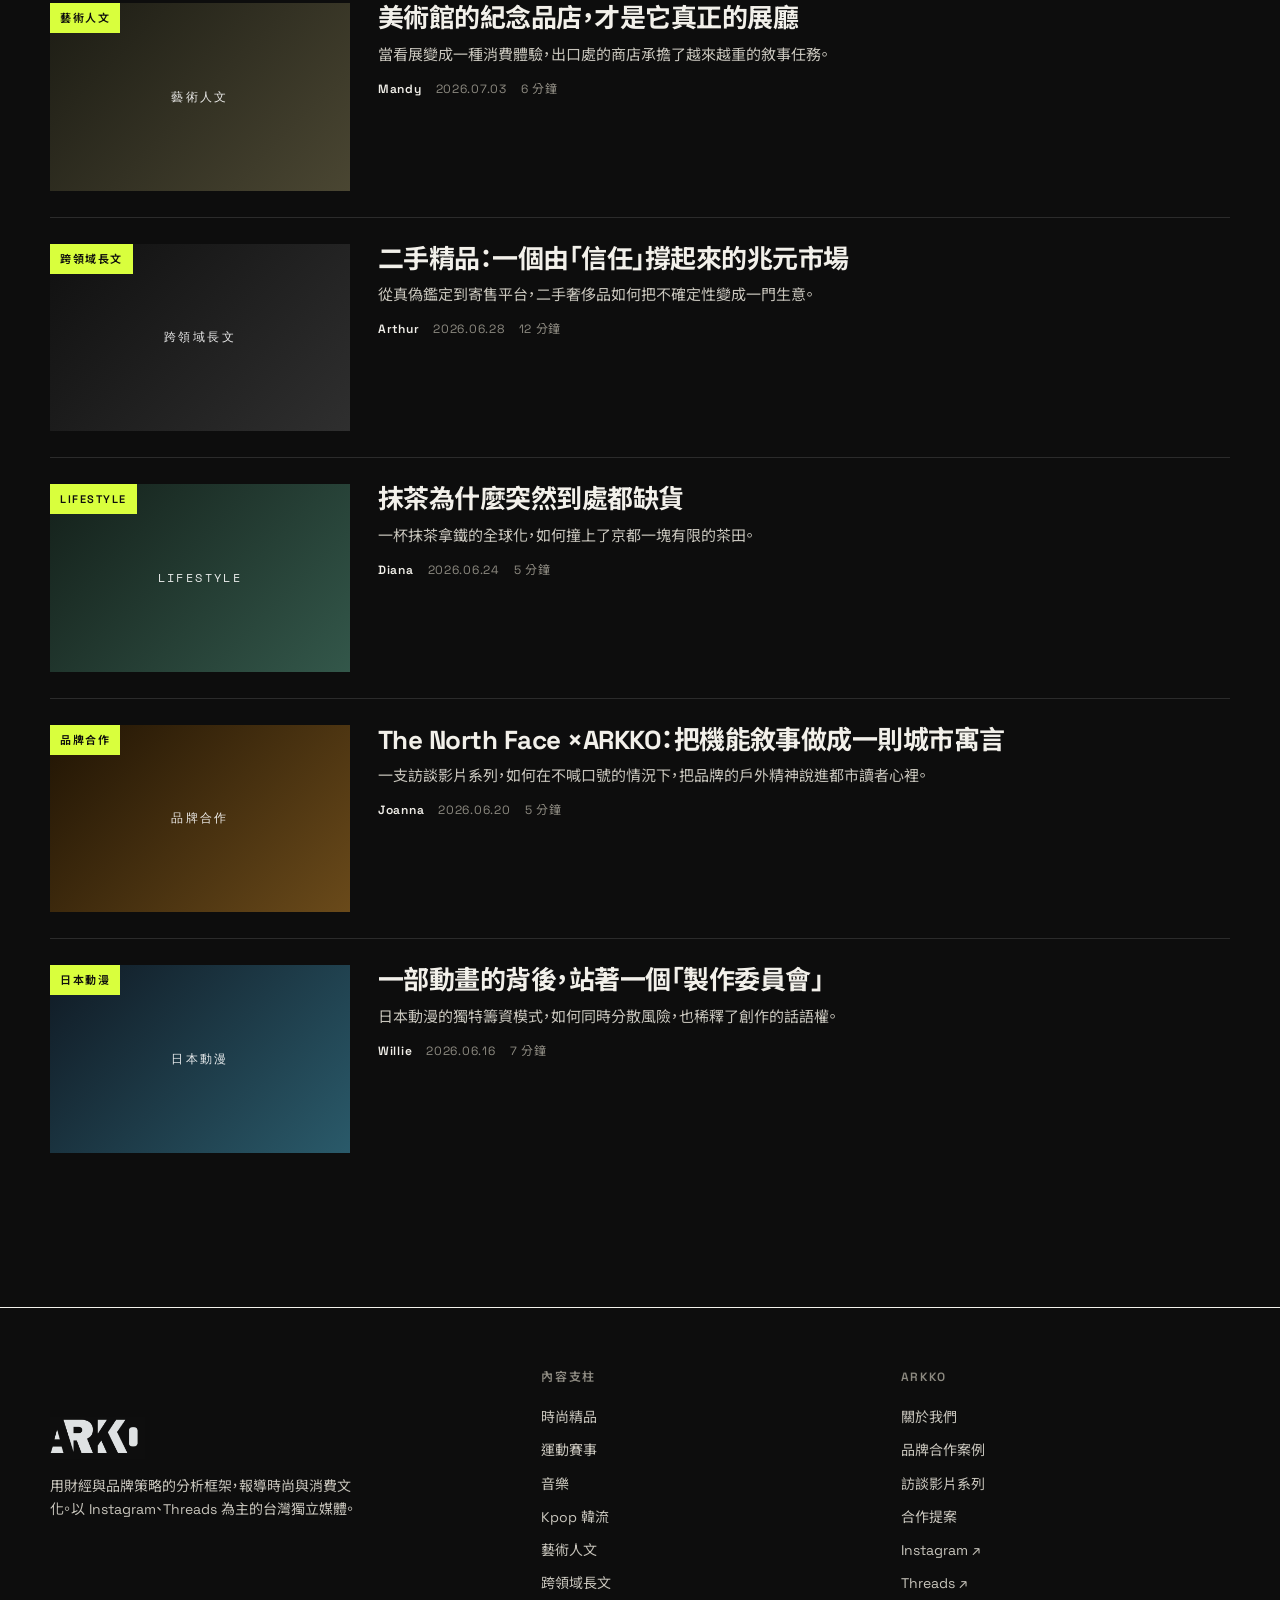
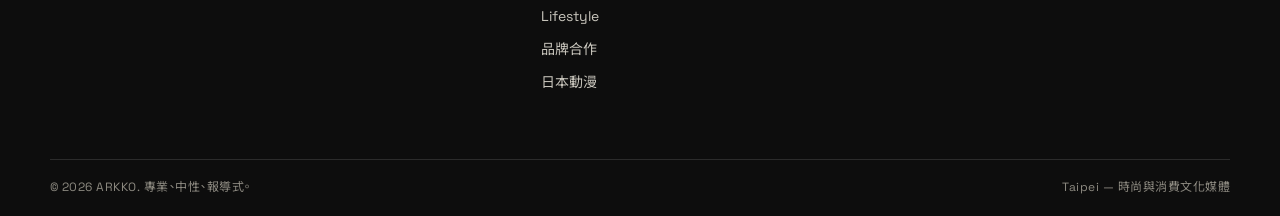
<file: index-b.html>
<!DOCTYPE html>
<html lang="zh-Hant">
<head>
  <meta charset="UTF-8" />
  <meta name="viewport" content="width=device-width, initial-scale=1" />
  <link rel="icon" href="assets/img/favicon.png" type="image/png" sizes="64x64" />
  <link rel="apple-touch-icon" href="assets/img/apple-touch-icon.png" />
  <title>ARKKO｜風格 B 試穿（暗色雜誌感）</title>
  <meta name="robots" content="noindex" />
  <link rel="preconnect" href="https://fonts.googleapis.com" />
  <link rel="preconnect" href="https://fonts.gstatic.com" crossorigin />
  <link href="https://fonts.googleapis.com/css2?family=Noto+Sans+TC:wght@400;500;700&family=Noto+Serif+TC:wght@600;700;900&family=Space+Grotesk:wght@400;500;600;700&family=Space+Mono&display=swap" rel="stylesheet" />
  <link rel="stylesheet" href="assets/css/style.css" />
  <!-- 只多這一行：套上風格 B。拿掉就變回風格 A。 -->
  <link rel="stylesheet" href="assets/css/theme-b.css" />
</head>
<body data-page="home">
  <header data-site-header></header>

  <section class="masthead">
    <div class="wrap masthead__inner">
      <div class="kicker kicker--accent">Independent Fashion &amp; Consumer Culture Media</div>
      <h1 class="masthead__lead">用策略的眼睛，讀時尚與消費文化。</h1>
      <p class="masthead__sub">
        ARKKO 不追流行的表面，而是用財經與品牌策略的分析框架，把時尚、精品、運動、音樂與生活消費，還原成一門門看得懂的生意。
      </p>
      <div class="masthead__meta">
        <span>報導式 · 專業 · 中性</span>
        <span>Instagram · Threads</span>
        <span>Taipei</span>
      </div>
    </div>
  </section>

  <div class="filter">
    <div class="wrap">
      <div class="filter__scroll" data-filter></div>
    </div>
  </div>

  <main class="wrap section" id="feature">
    <div data-home-feed></div>
  </main>

  <footer data-site-footer></footer>

  <script src="assets/js/data.js"></script>
  <script src="assets/js/cms-articles.js"></script>
  <script src="assets/js/app.js"></script>
</body>
</html>
</file>
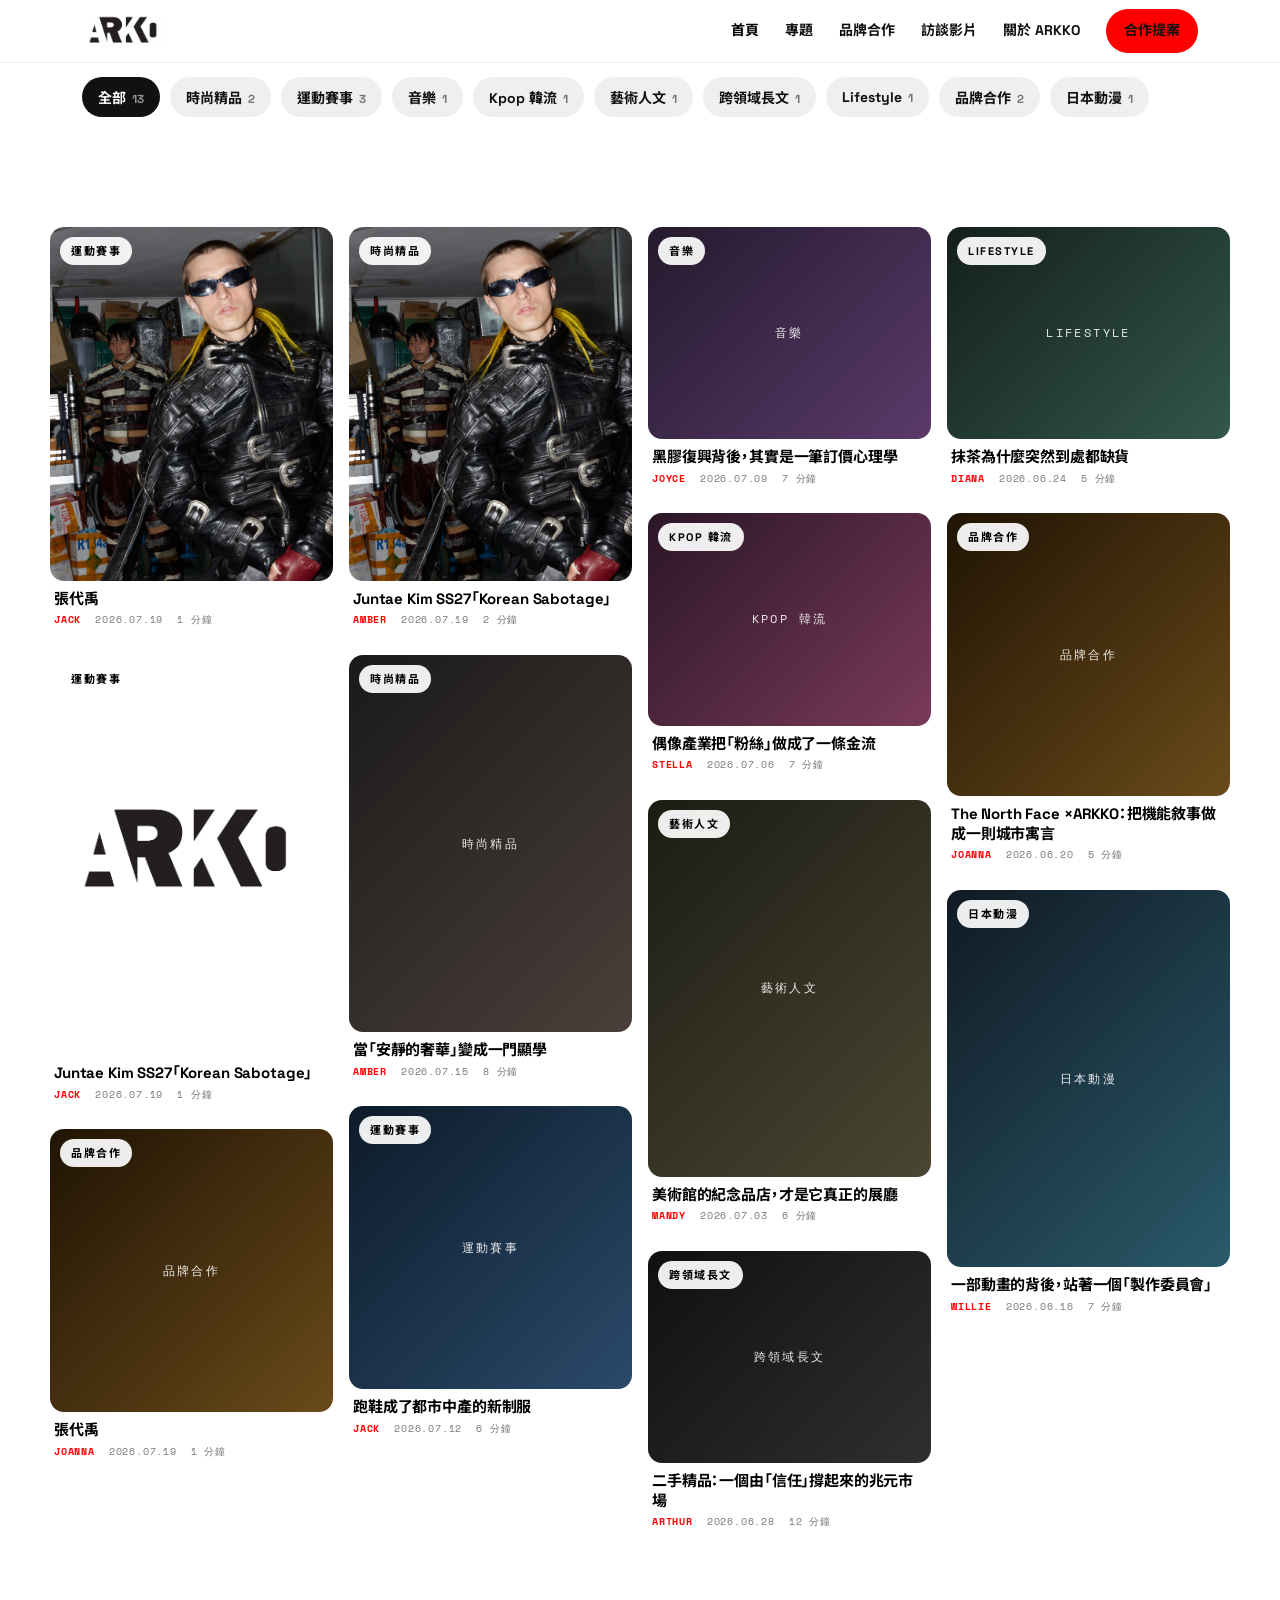
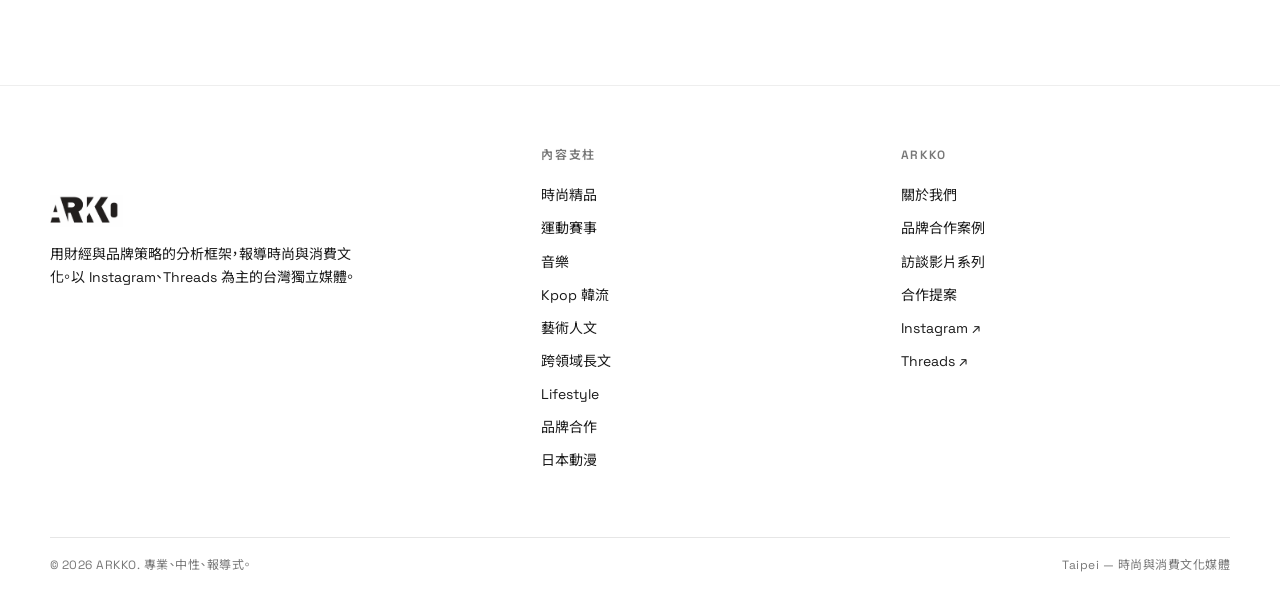
<file: index-c.html>
<!DOCTYPE html>
<html lang="zh-Hant">
<head>
  <meta charset="UTF-8" />
  <meta name="viewport" content="width=device-width, initial-scale=1" />
  <link rel="icon" href="assets/img/favicon.png" type="image/png" sizes="64x64" />
  <link rel="apple-touch-icon" href="assets/img/apple-touch-icon.png" />
  <title>ARKKO｜風格 C 試穿（Pinterest 牆）</title>
  <meta name="robots" content="noindex" />
  <link rel="preconnect" href="https://fonts.googleapis.com" />
  <link rel="preconnect" href="https://fonts.gstatic.com" crossorigin />
  <link href="https://fonts.googleapis.com/css2?family=Noto+Sans+TC:wght@400;500;700;900&family=Noto+Serif+TC:wght@600;700;900&family=Space+Grotesk:wght@400;500;600;700&family=Space+Mono&display=swap" rel="stylesheet" />
  <link rel="stylesheet" href="assets/css/style.css" />
  <!-- 只多這一行：套上風格 C。拿掉就變回風格 A。 -->
  <link rel="stylesheet" href="assets/css/theme-c.css" />
</head>
<body data-page="home" data-wall>
  <!-- 跑馬燈 -->
  <div class="ticker" aria-hidden="true">
    <span class="ticker__inner">
      ARKKO — INDEPENDENT FASHION &amp; CONSUMER CULTURE MEDIA — TAIPEI — 報導式 · 專業 · 中性 —&nbsp;
      ARKKO — INDEPENDENT FASHION &amp; CONSUMER CULTURE MEDIA — TAIPEI — 報導式 · 專業 · 中性 —&nbsp;
    </span>
  </div>

  <header data-site-header></header>

  <section class="masthead">
    <div class="wrap">
      <p class="c-kicker">Independent Fashion &amp; Consumer Culture — Taipei</p>
      <h1 class="c-lead">
        <span class="c-serif">用策略的眼睛，</span><br />
        <span class="c-black">讀時尚與消費文化<span class="c-red">。</span></span>
      </h1>
      <p class="c-sub">
        ARKKO 不追流行的表面，而是用財經與品牌策略的分析框架，把時尚、精品、運動、音樂與生活消費，還原成一門門看得懂的生意。
      </p>
      <p class="c-stamp">EST. 2026 — ISSUE 001 — TAIPEI</p>
    </div>
  </section>

  <div class="filter">
    <div class="wrap">
      <div class="filter__scroll" data-filter></div>
    </div>
  </div>

  <main class="wrap section" id="feature">
    <div data-home-feed></div>
  </main>

  <footer data-site-footer></footer>

  <script src="assets/js/data.js"></script>
  <script src="assets/js/cms-articles.js"></script>
  <script src="assets/js/app.js"></script>
</body>
</html>
</file>
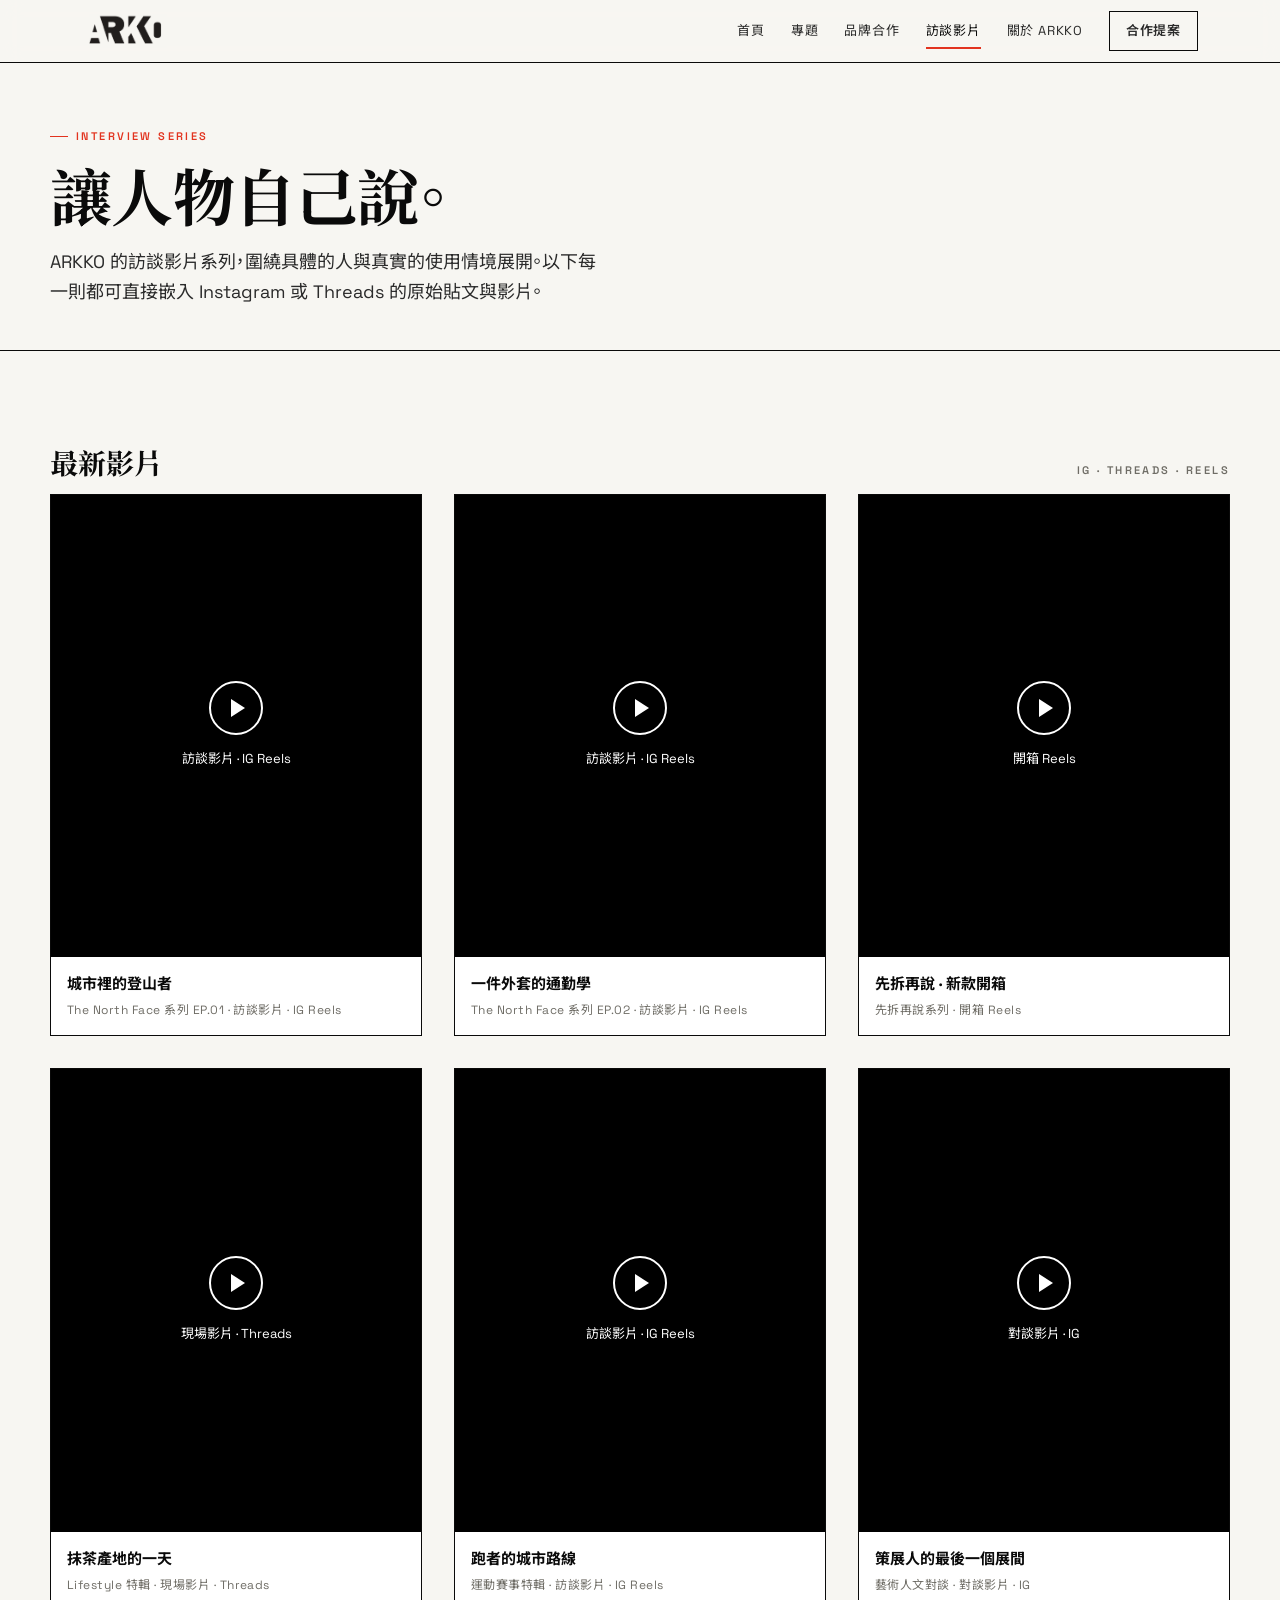
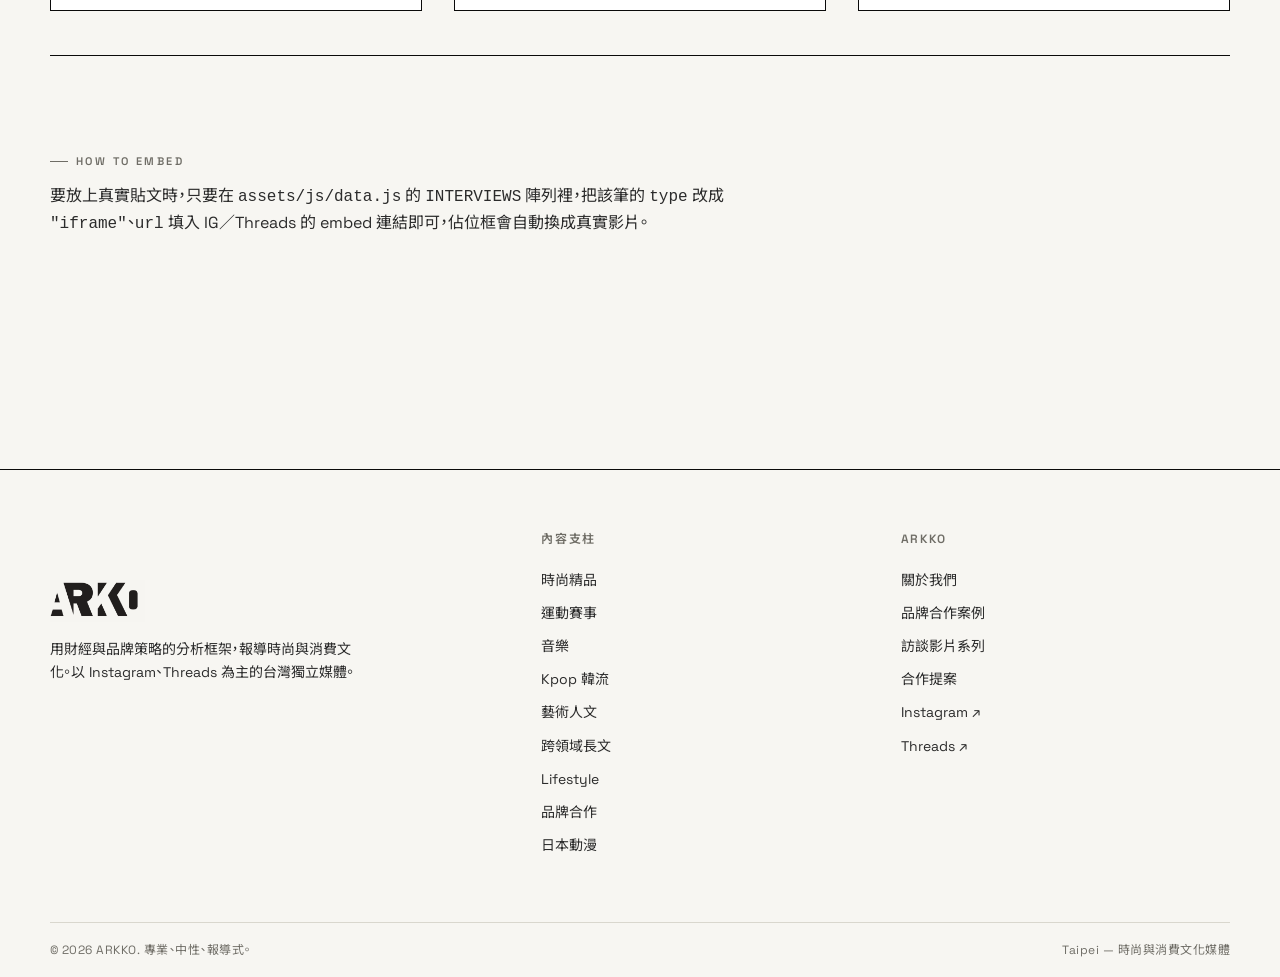
<file: interviews.html>
<!DOCTYPE html>
<html lang="zh-Hant">
<head>
  <meta charset="UTF-8" />
  <meta name="viewport" content="width=device-width, initial-scale=1" />
  <link rel="icon" href="assets/img/favicon.png" type="image/png" sizes="64x64" />
  <link rel="apple-touch-icon" href="assets/img/apple-touch-icon.png" />
  <title>訪談影片系列｜ARKKO</title>
  <meta name="description" content="ARKKO 訪談影片系列，可嵌入 Instagram、Threads 貼文與影片。" />
  <link rel="preconnect" href="https://fonts.googleapis.com" />
  <link rel="preconnect" href="https://fonts.gstatic.com" crossorigin />
  <link href="https://fonts.googleapis.com/css2?family=Noto+Sans+TC:wght@400;500;700&family=Noto+Serif+TC:wght@600;700;900&family=Space+Grotesk:wght@400;500;600;700&family=Space+Mono&display=swap" rel="stylesheet" />
  <link rel="stylesheet" href="assets/css/style.css" />
</head>
<body data-page="interviews">
  <header data-site-header></header>

  <section class="masthead">
    <div class="wrap masthead__inner">
      <div class="kicker kicker--accent">Interview Series</div>
      <h1 class="masthead__lead">讓人物自己說。</h1>
      <p class="masthead__sub">
        ARKKO 的訪談影片系列，圍繞具體的人與真實的使用情境展開。以下每一則都可直接嵌入 Instagram 或 Threads 的原始貼文與影片。
      </p>
    </div>
  </section>

  <main class="wrap section">
    <div class="sec-head"><h2>最新影片</h2><span class="kicker no-tick">IG · Threads · Reels</span></div>
    <div class="embed-grid" data-interviews></div>

    <hr class="rule rule--ink mt-l" />
    <div class="section max-prose">
      <div class="kicker">How to embed</div>
      <p class="mt-s" style="color:var(--ink-soft)">
        要放上真實貼文時，只要在 <code>assets/js/data.js</code> 的 <code>INTERVIEWS</code> 陣列裡，把該筆的
        <code>type</code> 改成 <code>"iframe"</code>、<code>url</code> 填入 IG／Threads 的
        embed 連結即可，佔位框會自動換成真實影片。
      </p>
    </div>
  </main>

  <footer data-site-footer></footer>
  <script src="assets/js/data.js"></script>
  <script src="assets/js/cms-articles.js"></script>
  <script src="assets/js/app.js"></script>
</body>
</html>
</file>
<file: assets/css/style.css>
/* =========================================================
   ARKKO — Editorial design system
   繁中 / mobile-first / 高對比 / editorial
   ========================================================= */

:root {
  /* palette — monochrome ink + paper, single signal accent */
  --ink: #0a0a0a;
  --ink-soft: #2b2b2b;
  --paper: #f7f6f2;
  --paper-pure: #ffffff;
  --line: #d9d7ce;
  --line-strong: #0a0a0a;
  --muted: #6f6d66;
  --accent: #e2331f;       /* signal red — used sparingly */
  --accent-ink: #b3271a;

  /* type */
  --sans: "Space Grotesk", "Noto Sans TC", -apple-system, "PingFang TC",
    "Microsoft JhengHei", sans-serif;
  --serif: "Noto Serif TC", "Songti TC", Georgia, serif;
  --mono: "Space Mono", ui-monospace, "SFMono-Regular", Menlo, monospace;

  /* metrics */
  --wrap: 1180px;
  --gap: clamp(16px, 4vw, 32px);
  --radius: 0px;         /* editorial = sharp corners */
}

* { box-sizing: border-box; }

html { -webkit-text-size-adjust: 100%; scroll-behavior: smooth; }

body {
  margin: 0;
  background: var(--paper);
  color: var(--ink);
  font-family: var(--sans);
  font-size: 16px;
  line-height: 1.65;
  font-feature-settings: "palt" 1;
  -webkit-font-smoothing: antialiased;
  text-rendering: optimizeLegibility;
}

img { max-width: 100%; display: block; }
a { color: inherit; text-decoration: none; }

/* ---------- layout helpers ---------- */
.wrap { width: 100%; max-width: var(--wrap); margin: 0 auto; padding: 0 var(--gap); }
.section { padding: clamp(40px, 8vw, 88px) 0; }
.rule { height: 1px; background: var(--line); border: 0; margin: 0; }
.rule--ink { background: var(--line-strong); }

/* micro label — uppercase latin / spaced-out reportage tag */
.kicker {
  font-family: var(--sans);
  font-size: 11px;
  font-weight: 600;
  letter-spacing: 0.22em;
  text-transform: uppercase;
  color: var(--muted);
  display: inline-flex;
  align-items: center;
  gap: 8px;
}
.kicker--accent { color: var(--accent); }
.kicker::before {
  content: "";
  width: 18px; height: 1px; background: currentColor; display: inline-block;
}
.kicker.no-tick::before { display: none; }

/* ---------- header ---------- */
.site-header {
  position: sticky; top: 0; z-index: 50;
  background: color-mix(in srgb, var(--paper) 88%, transparent);
  backdrop-filter: saturate(140%) blur(10px);
  border-bottom: 1px solid var(--line-strong);
}
.site-header__bar {
  display: flex; align-items: center; justify-content: space-between;
  height: 62px;
}
.brand {
  font-family: var(--sans);
  font-weight: 700;
  font-size: 22px;
  letter-spacing: 0.34em;
  text-transform: uppercase;
  padding-left: 0.34em; /* optical balance for tracking */
}
.brand .dot { color: var(--accent); }
.brand__img {
  height: 34px; width: auto; display: block;
  /* 白底 logo 圖檔：讓白色融進米白紙色背景 */
  mix-blend-mode: multiply;
}
.brand__img--lg { height: 42px; }
.nav { display: none; gap: 26px; align-items: center; }
.nav a {
  font-size: 13px; letter-spacing: 0.06em; color: var(--ink-soft);
  padding: 6px 0; position: relative;
}
.nav a:hover { color: var(--ink); }
.nav a[aria-current="page"] { color: var(--ink); }
.nav a[aria-current="page"]::after,
.nav a:hover::after {
  content: ""; position: absolute; left: 0; right: 0; bottom: -1px;
  height: 2px; background: var(--accent);
}
.nav__cta {
  border: 1px solid var(--line-strong);
  padding: 8px 16px !important;
  font-weight: 600;
}
.nav__cta:hover { background: var(--ink); color: var(--paper); }
.nav__cta::after { display: none !important; }

.menu-toggle {
  display: inline-flex; flex-direction: column; gap: 5px;
  background: none; border: 0; cursor: pointer; padding: 8px;
}
.menu-toggle span { width: 24px; height: 2px; background: var(--ink); display: block; transition: .2s; }
.menu-toggle[aria-expanded="true"] span:nth-child(1){ transform: translateY(7px) rotate(45deg); }
.menu-toggle[aria-expanded="true"] span:nth-child(2){ opacity: 0; }
.menu-toggle[aria-expanded="true"] span:nth-child(3){ transform: translateY(-7px) rotate(-45deg); }

.mobile-nav {
  display: none;
  border-bottom: 1px solid var(--line-strong);
  background: var(--paper);
}
.mobile-nav.open { display: block; }
.mobile-nav a {
  display: flex; justify-content: space-between; align-items: center;
  padding: 16px var(--gap); border-top: 1px solid var(--line);
  font-size: 16px;
}
.mobile-nav a:first-child { border-top: 0; }
.mobile-nav a span { color: var(--muted); font-size: 12px; letter-spacing: .14em; text-transform: uppercase; }

@media (min-width: 900px) {
  .nav { display: flex; }
  .menu-toggle { display: none; }
}

/* ---------- hero / masthead ---------- */
.masthead { border-bottom: 1px solid var(--line-strong); }
.masthead__inner { padding: clamp(28px, 6vw, 56px) 0 clamp(24px, 5vw, 44px); }
.masthead__lead {
  font-family: var(--serif);
  font-weight: 700;
  line-height: 1.12;
  letter-spacing: -0.01em;
  font-size: clamp(30px, 7vw, 62px);
  margin: 14px 0 0;
  max-width: 15ch;
}
.masthead__sub {
  margin: 18px 0 0; max-width: 46ch; color: var(--ink-soft);
  font-size: clamp(15px, 2.4vw, 18px);
}
.masthead__meta {
  display: flex; flex-wrap: wrap; gap: 10px 22px; margin-top: 26px;
  font-size: 12px; letter-spacing: .12em; text-transform: uppercase; color: var(--muted);
}

/* ---------- category filter bar ---------- */
.filter {
  position: sticky; top: 62px; z-index: 40;
  background: var(--paper);
  border-bottom: 1px solid var(--line);
}
.filter__scroll {
  display: flex; gap: 8px; overflow-x: auto; padding: 12px 0;
  scrollbar-width: none;
}
.filter__scroll::-webkit-scrollbar { display: none; }
.chip {
  flex: 0 0 auto; cursor: pointer;
  border: 1px solid var(--line);
  background: transparent;
  color: var(--ink-soft);
  font-family: var(--sans);
  font-size: 13px;
  padding: 7px 14px;
  white-space: nowrap;
  transition: .15s;
}
.chip:hover { border-color: var(--ink); color: var(--ink); }
.chip[aria-pressed="true"] { background: var(--ink); color: var(--paper); border-color: var(--ink); }
.chip small { opacity: .6; margin-left: 6px; }

/* ---------- article feed grid ---------- */
.feed { display: grid; grid-template-columns: 1fr; gap: 0; }
.feed .card { border-top: 1px solid var(--line); }
.feed .card:first-child { border-top: 0; }

/* lead / featured */
.lead-grid { display: grid; grid-template-columns: 1fr; gap: var(--gap); }

.card {
  display: grid; gap: 16px; padding: 26px 0;
  grid-template-columns: 1fr;
}
.card__media {
  position: relative; aspect-ratio: 16/10; overflow: hidden; background: var(--ink);
}
.card__media img { width: 100%; height: 100%; object-fit: cover; }
.card:hover .card__media img { transform: scale(1.03); }
.card__media img { transition: transform .5s ease; }
.card__tag {
  position: absolute; left: 0; top: 0;
  background: var(--paper); color: var(--ink);
  font-size: 11px; letter-spacing: .14em; text-transform: uppercase;
  padding: 6px 10px; font-weight: 600;
}
.card__body { display: flex; flex-direction: column; gap: 8px; }
.card__title {
  font-family: var(--serif); font-weight: 700; line-height: 1.22;
  font-size: clamp(20px, 3.4vw, 26px); letter-spacing: -0.005em;
  margin: 0;
}
.card:hover .card__title { text-decoration: underline; text-underline-offset: 3px; }
.card__sub { color: var(--ink-soft); margin: 0; font-size: 15px; }
.card__meta {
  display: flex; gap: 14px; align-items: center; margin-top: 4px;
  font-size: 12px; letter-spacing: .06em; color: var(--muted);
}
.card__meta .byline { color: var(--ink); font-weight: 600; }

/* featured card spans wider with big media */
.card--feature { padding: 34px 0; }
.card--feature .card__media { aspect-ratio: 16/9; }
.card--feature .card__title { font-size: clamp(26px, 5vw, 44px); }

@media (min-width: 720px) {
  .card { grid-template-columns: 300px 1fr; align-items: start; gap: 28px; }
  .card--feature { grid-template-columns: 1fr; }
  .card--feature .card__title { max-width: 20ch; }
}

/* gradient placeholder cover (used when no image url) */
.ph {
  width: 100%; height: 100%;
  display: grid; place-items: center;
  color: rgba(255,255,255,.9);
  font-family: var(--mono); font-size: 12px; letter-spacing: .2em; text-transform: uppercase;
}
.ph[data-c="fashion"]   { background: linear-gradient(135deg,#1a1a1a,#4a3f3a); }
.ph[data-c="sport"]     { background: linear-gradient(135deg,#0d1b2a,#2a4a6a); }
.ph[data-c="music"]     { background: linear-gradient(135deg,#241a2e,#5a3a6a); }
.ph[data-c="kpop"]      { background: linear-gradient(135deg,#2a1626,#7a3a5a); }
.ph[data-c="art"]       { background: linear-gradient(135deg,#1c1c14,#4a4632); }
.ph[data-c="feature"]   { background: linear-gradient(135deg,#101010,#2f2f2f); }
.ph[data-c="lifestyle"] { background: linear-gradient(135deg,#14201a,#33574a); }
.ph[data-c="brand"]     { background: linear-gradient(135deg,#201404,#6a4a1a); }
.ph[data-c="anime"]     { background: linear-gradient(135deg,#101a24,#2a5a6a); }

/* ---------- section heading ---------- */
.sec-head {
  display: flex; align-items: baseline; justify-content: space-between;
  gap: 16px; margin-bottom: 8px;
}
.sec-head h2 {
  font-family: var(--serif); font-weight: 700; margin: 0;
  font-size: clamp(20px, 3.4vw, 28px);
}
.sec-head a { font-size: 12px; letter-spacing: .1em; text-transform: uppercase; color: var(--muted); }
.sec-head a:hover { color: var(--accent); }

/* ---------- article (long-form) ---------- */
.article-head { border-bottom: 1px solid var(--line-strong); }
.article-head__inner { padding: clamp(30px,6vw,60px) 0; max-width: 760px; }
.article-title {
  font-family: var(--serif); font-weight: 700; line-height: 1.12;
  font-size: clamp(30px, 6vw, 54px); letter-spacing: -0.01em; margin: 16px 0 0;
}
.article-sub {
  font-family: var(--serif); font-size: clamp(17px,2.6vw,22px); color: var(--ink-soft);
  margin: 18px 0 0; line-height: 1.5;
}
.article-byline {
  display: flex; flex-wrap: wrap; gap: 8px 18px; margin-top: 26px;
  font-size: 13px; color: var(--muted); align-items: center;
}
.article-byline .byline { color: var(--ink); font-weight: 600; }
/* 文章大圖：不裁切、完整顯示。橫式滿版；直式置中、留白底（雜誌式） */
.article-hero { background: transparent; overflow: hidden; }
.article-hero .ph { aspect-ratio: 3/2; }
.article-hero img {
  display: block; margin: 0 auto;
  width: auto; max-width: 100%;
  height: auto; max-height: 82vh;
}
.article-hero__cap { font-size: 12px; color: var(--muted); padding: 10px 0; }

.prose { max-width: 680px; margin: 0 auto; padding: clamp(32px,6vw,56px) 0; }
.prose > * { margin: 0 0 1.35em; }
.prose p { font-size: 18px; line-height: 1.9; letter-spacing: .01em; }
.prose h3 {
  font-family: var(--serif); font-weight: 700; font-size: 24px;
  margin-top: 1.8em; line-height: 1.3;
}
.prose blockquote {
  border-left: 3px solid var(--accent); margin: 2em 0; padding: 4px 0 4px 22px;
  font-family: var(--serif); font-size: 22px; line-height: 1.5; color: var(--ink);
}
.prose figure { margin: 2.2em 0; }
/* 內文圖片：同樣不裁切，直式圖置中配墨色底 */
.prose figure .ph-box { aspect-ratio: 3/2; }
.prose figure img {
  display: block; margin: 0 auto;
  width: auto; max-width: 100%;
  height: auto; max-height: 78vh;
}
.prose figcaption { font-size: 12px; color: var(--muted); margin-top: 8px; }
.prose .dropcap::first-letter {
  font-family: var(--serif); font-weight: 700; float: left;
  font-size: 3.4em; line-height: .82; padding: 6px 10px 0 0; color: var(--accent);
}
.sign-off { font-family: var(--serif); font-style: italic; color: var(--ink-soft); }

/* ---------- cases (case study) ---------- */
.case-grid { display: grid; grid-template-columns: 1fr; gap: 2px; background: var(--line); }
@media (min-width: 760px){ .case-grid { grid-template-columns: 1fr 1fr; } }
.case-card {
  background: var(--paper); padding: 0; position: relative; overflow: hidden;
  display: block;
}
.case-card__media { aspect-ratio: 4/3; overflow: hidden; background: var(--ink); }
.case-card__media img, .case-card__media .ph { width:100%; height:100%; }
.case-card:hover .case-card__media img { transform: scale(1.04); }
.case-card__media img { transition: transform .5s; }
.case-card__body { padding: 22px var(--gap) 30px; }
.case-card__client { font-size: 12px; letter-spacing: .16em; text-transform: uppercase; color: var(--accent); font-weight: 600; }
.case-card__title { font-family: var(--serif); font-size: clamp(20px,3vw,26px); font-weight: 700; margin: 10px 0 8px; line-height: 1.25; }
.case-card__sub { color: var(--ink-soft); font-size: 15px; margin: 0; }
.case-card__tags { display: flex; flex-wrap: wrap; gap: 6px; margin-top: 16px; }
.tag {
  font-size: 11px; letter-spacing: .1em; text-transform: uppercase;
  border: 1px solid var(--line); padding: 4px 9px; color: var(--muted);
}

/* case detail */
.case-hero { border-bottom: 1px solid var(--line-strong); padding: clamp(30px,6vw,64px) 0; }
.metrics { display: grid; grid-template-columns: repeat(2,1fr); gap: 1px; background: var(--line); border: 1px solid var(--line); }
@media (min-width:760px){ .metrics { grid-template-columns: repeat(4,1fr); } }
.metric { background: var(--paper); padding: 22px 18px; }
.metric b { font-family: var(--serif); font-size: clamp(24px,4vw,34px); display: block; }
.metric span { font-size: 12px; letter-spacing: .1em; text-transform: uppercase; color: var(--muted); }
.deliverables { list-style: none; padding: 0; margin: 0; }
.deliverables li { display: flex; gap: 14px; padding: 16px 0; border-top: 1px solid var(--line); }
.deliverables li:first-child { border-top: 0; }
.deliverables .no { font-family: var(--mono); color: var(--accent); }

/* ---------- embeds (IG / Threads / video) ---------- */
.embed-grid { display: grid; grid-template-columns: 1fr; gap: var(--gap); }
@media (min-width: 720px){ .embed-grid { grid-template-columns: 1fr 1fr; } }
@media (min-width: 1000px){ .embed-grid { grid-template-columns: repeat(3,1fr); } }
.embed-card { border: 1px solid var(--line-strong); background: var(--paper-pure); display: flex; flex-direction: column; }
.embed-card__frame {
  aspect-ratio: 4/5; background: #000; position: relative; overflow: hidden;
  display: grid; place-items: center;
}
.embed-card__frame iframe { width: 100%; height: 100%; border: 0; }
.embed-card__placeholder {
  color: #fff; text-align: center; padding: 24px; font-size: 13px; line-height: 1.6;
}
.embed-card__placeholder .play {
  width: 54px; height: 54px; border: 2px solid #fff; border-radius: 50%;
  display: grid; place-items: center; margin: 0 auto 14px;
}
.embed-card__placeholder .play::after {
  content: ""; border-left: 14px solid #fff; border-top: 9px solid transparent;
  border-bottom: 9px solid transparent; margin-left: 4px;
}
.embed-card__cap { padding: 14px 16px; }
.embed-card__cap b { font-size: 15px; }
.embed-card__cap span { display:block; font-size: 12px; color: var(--muted); margin-top: 4px; letter-spacing: .04em; }

/* ---------- about ---------- */
.stat-row { display: grid; grid-template-columns: repeat(2,1fr); gap: 1px; background: var(--line-strong); border: 1px solid var(--line-strong); }
@media (min-width:760px){ .stat-row { grid-template-columns: repeat(4,1fr); } }
.stat { background: var(--paper); padding: 26px 20px; }
.stat b { font-family: var(--serif); font-size: clamp(26px,4vw,40px); display:block; letter-spacing: -0.01em; }
.stat span { font-size: 12px; letter-spacing: .12em; text-transform: uppercase; color: var(--muted); }

.pillars { display: grid; grid-template-columns: 1fr; gap: 1px; background: var(--line); border-top: 1px solid var(--line); border-bottom: 1px solid var(--line); }
@media (min-width:640px){ .pillars { grid-template-columns: 1fr 1fr; } }
@media (min-width:960px){ .pillars { grid-template-columns: 1fr 1fr 1fr; } }
.pillar { background: var(--paper); padding: 22px 20px; }
.pillar__ed { font-size: 12px; letter-spacing: .14em; text-transform: uppercase; color: var(--accent); font-weight: 600; }
.pillar h3 { font-family: var(--serif); margin: 8px 0 6px; font-size: 20px; }
.pillar p { margin: 0; color: var(--ink-soft); font-size: 14px; }

/* ---------- contact / form ---------- */
.form-grid { display: grid; grid-template-columns: 1fr; gap: 18px; }
@media (min-width:720px){ .form-grid { grid-template-columns: 1fr 1fr; } }
.field { display: flex; flex-direction: column; gap: 8px; }
.field.full { grid-column: 1 / -1; }
.field label { font-size: 12px; letter-spacing: .1em; text-transform: uppercase; color: var(--muted); }
.field input, .field textarea, .field select {
  font-family: var(--sans); font-size: 16px; color: var(--ink);
  background: var(--paper-pure); border: 1px solid var(--line-strong);
  padding: 13px 14px; border-radius: 0;
}
.field textarea { min-height: 150px; resize: vertical; }
.field input:focus, .field textarea:focus, .field select:focus { outline: 2px solid var(--accent); outline-offset: -1px; }
.btn {
  display: inline-flex; align-items: center; gap: 10px; cursor: pointer;
  background: var(--ink); color: var(--paper);
  border: 1px solid var(--ink); font-family: var(--sans); font-weight: 600;
  font-size: 14px; letter-spacing: .06em; padding: 14px 26px;
}
.btn:hover { background: var(--accent); border-color: var(--accent); }
.btn--ghost { background: transparent; color: var(--ink); }
.btn--ghost:hover { background: var(--ink); color: var(--paper); }
.form-note { font-size: 13px; color: var(--muted); margin-top: 6px; }
.form-ok { border: 1px solid var(--accent); background: color-mix(in srgb, var(--accent) 6%, var(--paper)); padding: 16px; font-size: 14px; }

/* ---------- footer ---------- */
.site-footer { border-top: 1px solid var(--line-strong); margin-top: 40px; }
.site-footer__top { display: grid; grid-template-columns: 1fr; gap: 30px; padding: clamp(36px,6vw,60px) 0; }
@media (min-width:760px){ .site-footer__top { grid-template-columns: 1.4fr 1fr 1fr; } }
.site-footer__brand .brand { font-size: 30px; }
.site-footer__brand p { color: var(--ink-soft); max-width: 34ch; margin: 16px 0 0; font-size: 14px; }
.fcol h4 { font-size: 12px; letter-spacing: .14em; text-transform: uppercase; color: var(--muted); margin: 0 0 14px; font-weight: 600; }
.fcol a { display: block; padding: 5px 0; font-size: 14px; color: var(--ink-soft); }
.fcol a:hover { color: var(--accent); }
.site-footer__bottom {
  border-top: 1px solid var(--line); padding: 18px 0;
  display: flex; flex-wrap: wrap; gap: 8px 20px; justify-content: space-between;
  font-size: 12px; color: var(--muted); letter-spacing: .04em;
}

/* ---------- utilities ---------- */
.center { text-align: center; }
.mt-s { margin-top: 12px; } .mt-m { margin-top: 24px; } .mt-l { margin-top: 44px; }
.max-prose { max-width: 680px; }
.empty { padding: 60px 0; text-align: center; color: var(--muted); }
.backlink { font-size: 12px; letter-spacing: .1em; text-transform: uppercase; color: var(--muted); display: inline-flex; gap: 8px; }
.backlink:hover { color: var(--accent); }
</file>
<file: assets/css/theme-b.css>
/* =========================================================
   ARKKO — Theme B（暗色雜誌感）
   demo 用：疊在 style.css 之後載入，只改「外觀」，內容不動。
   概念：夜間精品刊物 — 深墨背景、亮字、粗黑無襯線大標、螢光信號色
   ========================================================= */

:root {
  /* 明暗對調：紙變墨、墨變紙 */
  --ink: #f2f0ea;
  --ink-soft: #c8c5bc;
  --paper: #0d0d0d;
  --paper-pure: #161616;
  --line: #2b2b2b;
  --line-strong: #f2f0ea;
  --muted: #8d8a81;
  --accent: #d9ff3d;       /* 螢光 volt — 夜色裡的信號 */
  --accent-ink: #b8dd1f;
}

/* 大標從「襯線書卷」換成「粗黑現代」 */
.masthead__lead,
.card__title,
.sec-head h2,
.article-title,
.case-card__title,
.pillar h3,
.stat b,
.metric b,
.prose h3 {
  font-family: var(--sans);
  font-weight: 700;
  letter-spacing: -0.02em;
}

.article-sub { font-family: var(--sans); }
.prose blockquote { font-family: var(--sans); font-weight: 500; }
.sign-off { font-family: var(--sans); }
.prose .dropcap::first-letter { font-family: var(--sans); }

/* 暗色底下 logo 反白（白底黑字 → 黑底白字，黑色融進深色背景） */
.brand__img { filter: invert(1); mix-blend-mode: screen; }

/* 亮色標題底線 hover 保持可讀 */
.nav__cta:hover { background: var(--accent); border-color: var(--accent); color: var(--paper); }
.btn { background: var(--accent); border-color: var(--accent); color: #0d0d0d; }
.btn:hover { background: var(--ink); border-color: var(--ink); color: var(--paper); }
.btn--ghost { background: transparent; color: var(--ink); border-color: var(--line-strong); }

/* 卡片 tag 底色在暗色下改用螢光 */
.card__tag { background: var(--accent); color: #0d0d0d; }

/* chip 按下時用螢光反白 */
.chip[aria-pressed="true"] { background: var(--accent); color: #0d0d0d; border-color: var(--accent); }
</file>
<file: assets/css/theme-c.css>
/* =========================================================
   ARKKO — Theme C v2「032c 系」
   概念：冷、密、紅 — 純白底、黑到底的粗黑體、
   紅色當系統（編號/日期/連結/hover 全紅）、索引式文章流。
   demo 用：疊在 style.css 之後載入。
   ========================================================= */

:root {
  --paper: #ffffff;
  --paper-pure: #ffffff;
  --ink: #000000;
  --ink-soft: #1a1a1a;
  --line: #e6e6e6;
  --line-strong: #000000;
  --muted: #777;
  --accent: #ff0000;      /* 032c 式正紅 */
  --accent-ink: #d40000;
}

/* ---------- 跑馬燈：牆模式收起 ---------- */
.ticker { display: none; }

/* ---------- 頁首：乾淨、無框、像 App 頂欄 ---------- */
.site-header { border-bottom: 1px solid #eee; background: #fff; }
.brand__img { height: 32px; }
.nav a { font-weight: 700; font-size: 14px; letter-spacing: 0; text-transform: none; color: #111; }
.nav a[aria-current="page"]::after, .nav a:hover::after { display: none; }
.nav a[aria-current="page"] { color: #000; }
.nav__cta {
  border: 0 !important; background: var(--accent); color: #fff;
  border-radius: 999px; padding: 10px 18px !important;
}
.nav__cta:hover { background: #d40000; color: #fff; }

/* ---------- masthead：整個收起，開站直接進瀑布 ---------- */
.masthead { display: none; }

/* ---------- 分類 chip：Pinterest 式膠囊 ---------- */
.filter { border-bottom: 0; background: #fff; }
.filter__scroll { padding: 14px 0 10px; gap: 10px; }
.chip {
  border: 0; background: #efefef; color: #111;
  font-weight: 700; letter-spacing: 0; font-size: 14px;
  padding: 10px 16px; border-radius: 999px;
  transition: background .15s;
}
.chip:hover { background: #e2e2e2; color: #111; }
.chip[aria-pressed="true"] { background: #111; color: #fff; }
.chip small { opacity: .55; color: inherit; }

/* ---------- 文章流：Pinterest 瀑布流 ----------
   每張圖保持原始比例（直圖自然長、橫圖自然短、零裁切），
   圓角卡片、欄式堆疊；標題與資訊放圖下方。 */
.feed {
  display: block; /* 蓋掉底層的 grid，讓瀑布分欄真正生效 */
  columns: 2; column-gap: 10px; padding-top: 12px;
}
@media (min-width: 720px)  { .feed { columns: 3; column-gap: 14px; } }
@media (min-width: 1100px) { .feed { columns: 4; column-gap: 16px; } }
.feed .card {
  /* inline-block＋固定寬：防止分欄引擎把卡片攔腰切斷（Safari 尤其會） */
  display: inline-block; width: 100%;
  break-inside: avoid; -webkit-column-break-inside: avoid; page-break-inside: avoid;
  margin: 0 0 20px; padding: 0 0 6px; border-top: 0;
  position: relative; grid-template-columns: 1fr;
  vertical-align: top;
}
/* 圖：原比例、圓角 */
.feed .card .card__media {
  aspect-ratio: auto; width: 100%;
  border-radius: 14px; overflow: hidden; background: #f0f0f0;
}
.feed .card .card__media img { width: 100%; height: auto; display: block; transition: transform .4s; }
.feed .card:hover .card__media img { transform: scale(1.03); }
/* 沒放圖的文章：佔位圖給不同比例，維持瀑布節奏 */
.feed .card .card__media .ph { aspect-ratio: 4/3; }
.feed .card:nth-child(3n) .card__media .ph { aspect-ratio: 1/1; }
.feed .card:nth-child(4n+1) .card__media .ph { aspect-ratio: 3/4; }
/* 文字在圖下方（Pinterest 式說明） */
.feed .card .card__body {
  position: static; background: none; color: var(--ink);
  padding: 8px 4px 0; gap: 4px;
}
.card__title {
  font-family: var(--sans); font-weight: 700; color: var(--ink);
  letter-spacing: -0.01em; line-height: 1.3;
  font-size: 15px;
}
.card:hover .card__title { color: var(--accent); text-decoration: none; }
.card__sub { display: none; }
.card__meta {
  font-family: var(--mono); font-size: 10px; letter-spacing: .08em;
  text-transform: uppercase; color: var(--muted); margin-top: 0;
}
.card__meta .byline { color: var(--accent); font-weight: 700; }
/* 分類標籤貼在圖的左上角 */
.card__tag {
  background: rgba(255,255,255,.92); color: #000; font-weight: 700;
  left: 10px; top: 10px; border-radius: 999px; padding: 5px 11px;
}
/* 精選大卡（獨立於圖牆上方、滿版）：同樣標題壓圖 */
.card--feature {
  position: relative; display: block; padding: 0; overflow: hidden;
  grid-template-columns: 1fr;
  border-radius: 18px; margin-top: 14px;
}
.card--feature .card__media { aspect-ratio: 16/10; width: 100%; }
.card--feature .card__media img { width: 100%; height: 100%; object-fit: cover; }
.card--feature .card__body {
  position: absolute; left: 0; right: 0; bottom: 0;
  padding: 90px 22px 22px;
  background: linear-gradient(180deg, rgba(0,0,0,0) 0%, rgba(0,0,0,.75) 100%);
  color: #fff;
}
.card--feature .card__title {
  color: #fff; max-width: none;
  font-size: clamp(30px, 6.5vw, 72px); line-height: 1.0; letter-spacing: -0.04em;
}
.card--feature .card__sub { display: none; }
.card--feature .card__meta { font-family: var(--mono); font-size: 11px; letter-spacing: .12em; text-transform: uppercase; color: #fff; }
.card--feature .card__meta .byline { color: var(--accent); font-weight: 700; }
@media (min-width: 720px) {
  .card--feature .card__media { aspect-ratio: 16/7; }
}

/* ---------- Pinterest 式放大檢視卡 ---------- */
.pin {
  position: fixed; inset: 0; z-index: 200;
  background: rgba(0,0,0,.62);
  display: grid; place-items: center;
  padding: 16px; overflow-y: auto;
}
.pin__box {
  position: relative; background: #fff; border-radius: 24px;
  width: 100%; max-width: 920px; max-height: 92vh;
  overflow-y: auto; display: grid;
}
@media (min-width: 860px) {
  .pin__box { grid-template-columns: 1.15fr 1fr; overflow: hidden; }
  .pin__media { max-height: 92vh; overflow: hidden; }
  .pin__media img, .pin__media .ph { height: 100%; object-fit: cover; }
}
.pin__media img { width: 100%; height: auto; display: block; }
.pin__media .ph { aspect-ratio: 4/3; }
.pin__close {
  position: absolute; right: 14px; top: 10px; z-index: 2;
  width: 40px; height: 40px; border: 0; border-radius: 50%;
  background: rgba(255,255,255,.92); color: #000;
  font-size: 26px; line-height: 1; cursor: pointer; font-family: var(--sans);
}
.pin__close:hover { background: #efefef; }
.pin__info { padding: 26px 26px 30px; display: flex; flex-direction: column; gap: 12px; }
.pin__cat {
  align-self: flex-start; background: #efefef; color: #111;
  font-size: 12px; font-weight: 700; padding: 6px 12px; border-radius: 999px;
}
.pin__title { margin: 0; font-family: var(--sans); font-weight: 900; font-size: clamp(20px, 3vw, 30px); line-height: 1.2; letter-spacing: -0.02em; }
.pin__sub { margin: 0; color: var(--ink-soft); font-size: 15px; line-height: 1.7; }
.pin__excerpt { margin: 0; color: var(--muted); font-size: 14px; line-height: 1.8; }
.pin__meta { display: flex; gap: 14px; font-family: var(--mono); font-size: 11px; letter-spacing: .08em; text-transform: uppercase; color: var(--muted); }
.pin__meta .byline { color: var(--accent); font-weight: 700; }
.pin__read {
  align-self: flex-start; margin-top: 6px;
  background: var(--accent); border-color: var(--accent); color: #fff;
  border-radius: 999px; padding: 12px 24px;
}
.pin__read:hover { background: #d40000; border-color: #d40000; color: #fff; }

/* ---------- 頁尾 ---------- */
.site-footer { border-top: 1px solid #eee; }
.fcol a:hover { color: var(--accent); }
</file>
